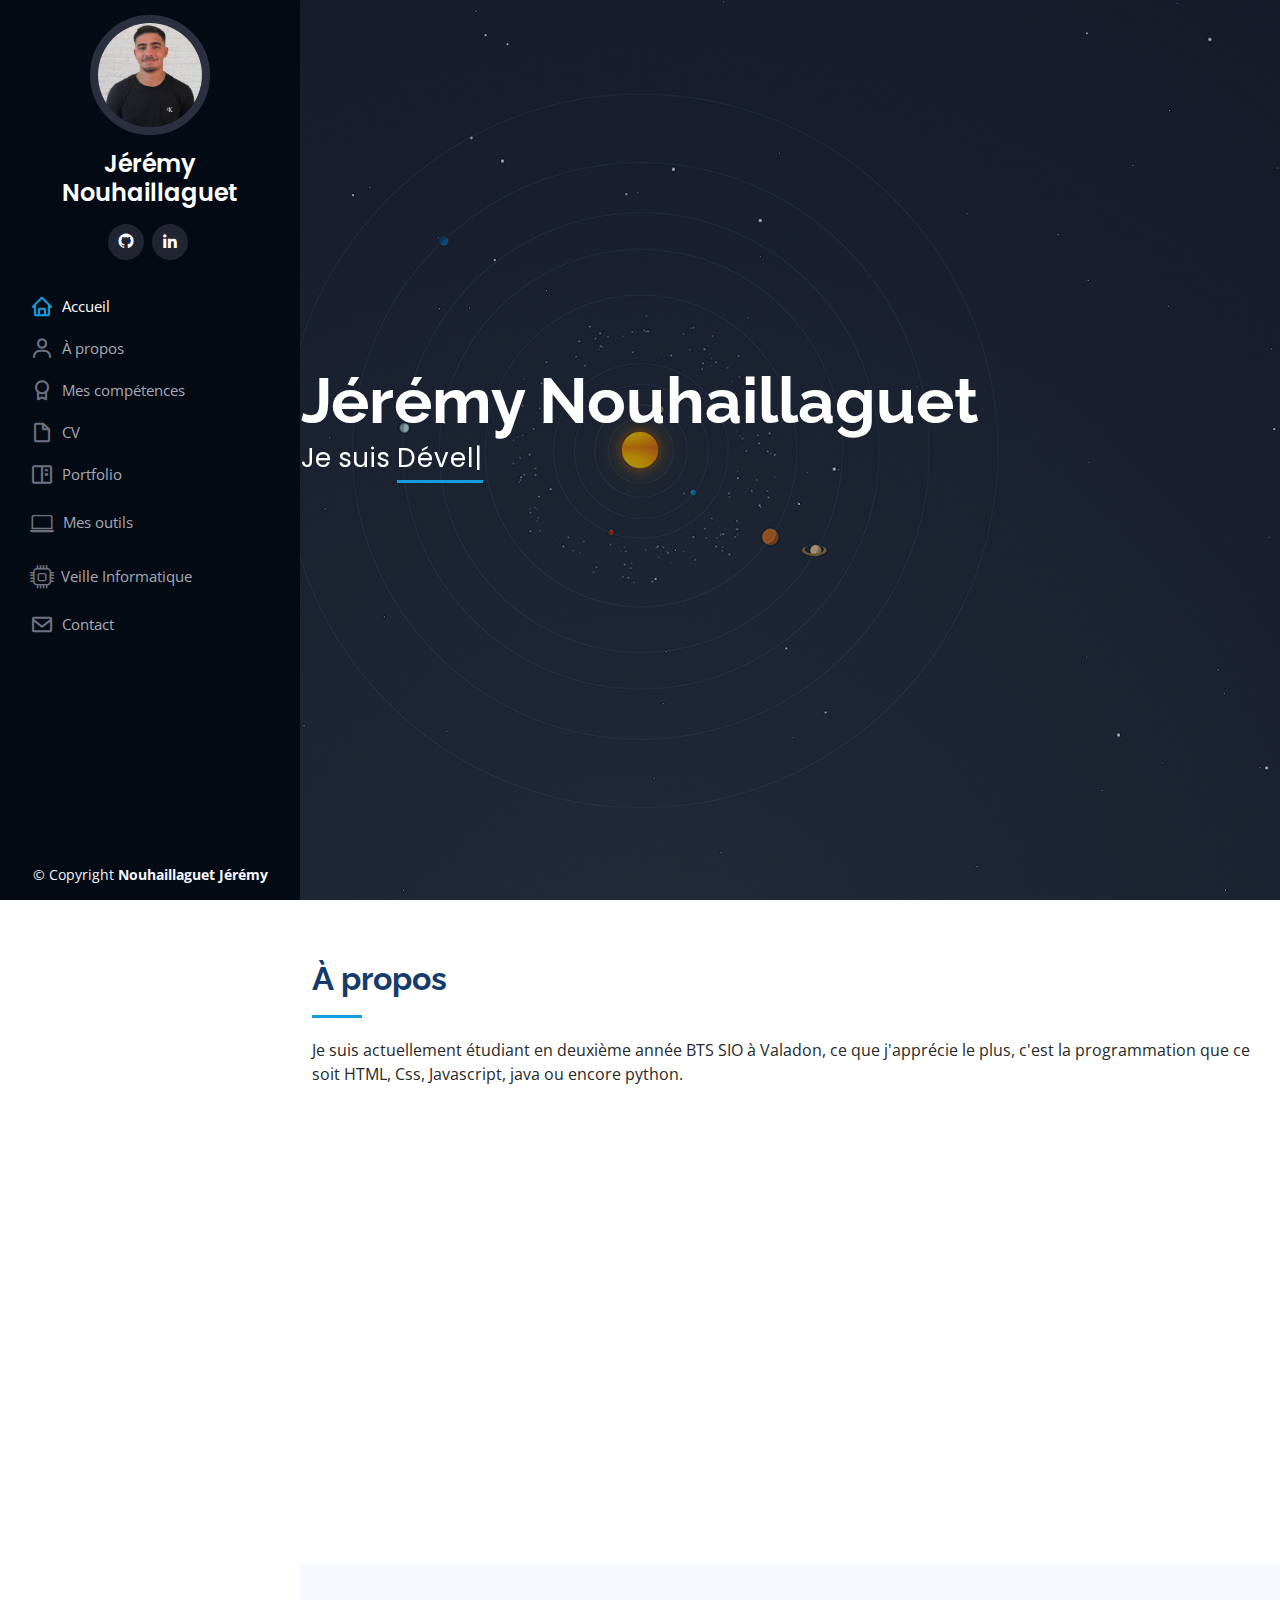
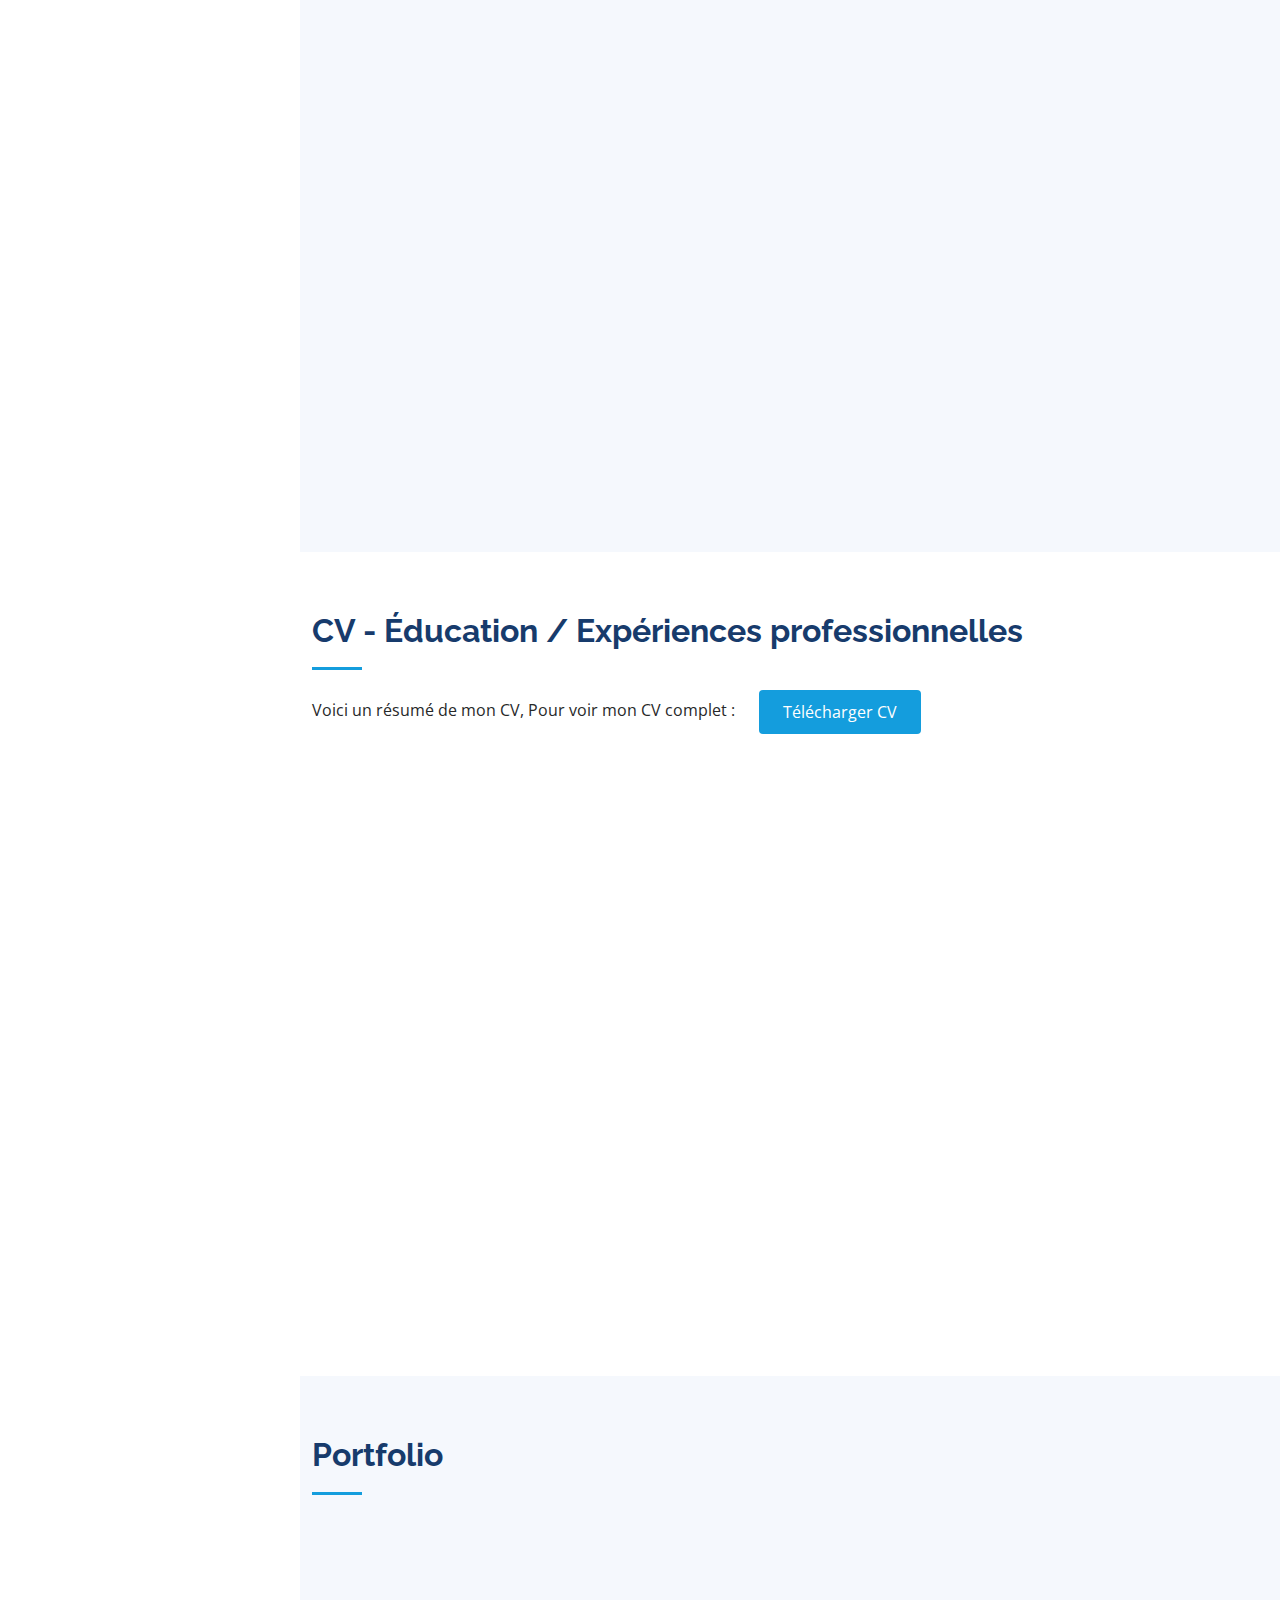
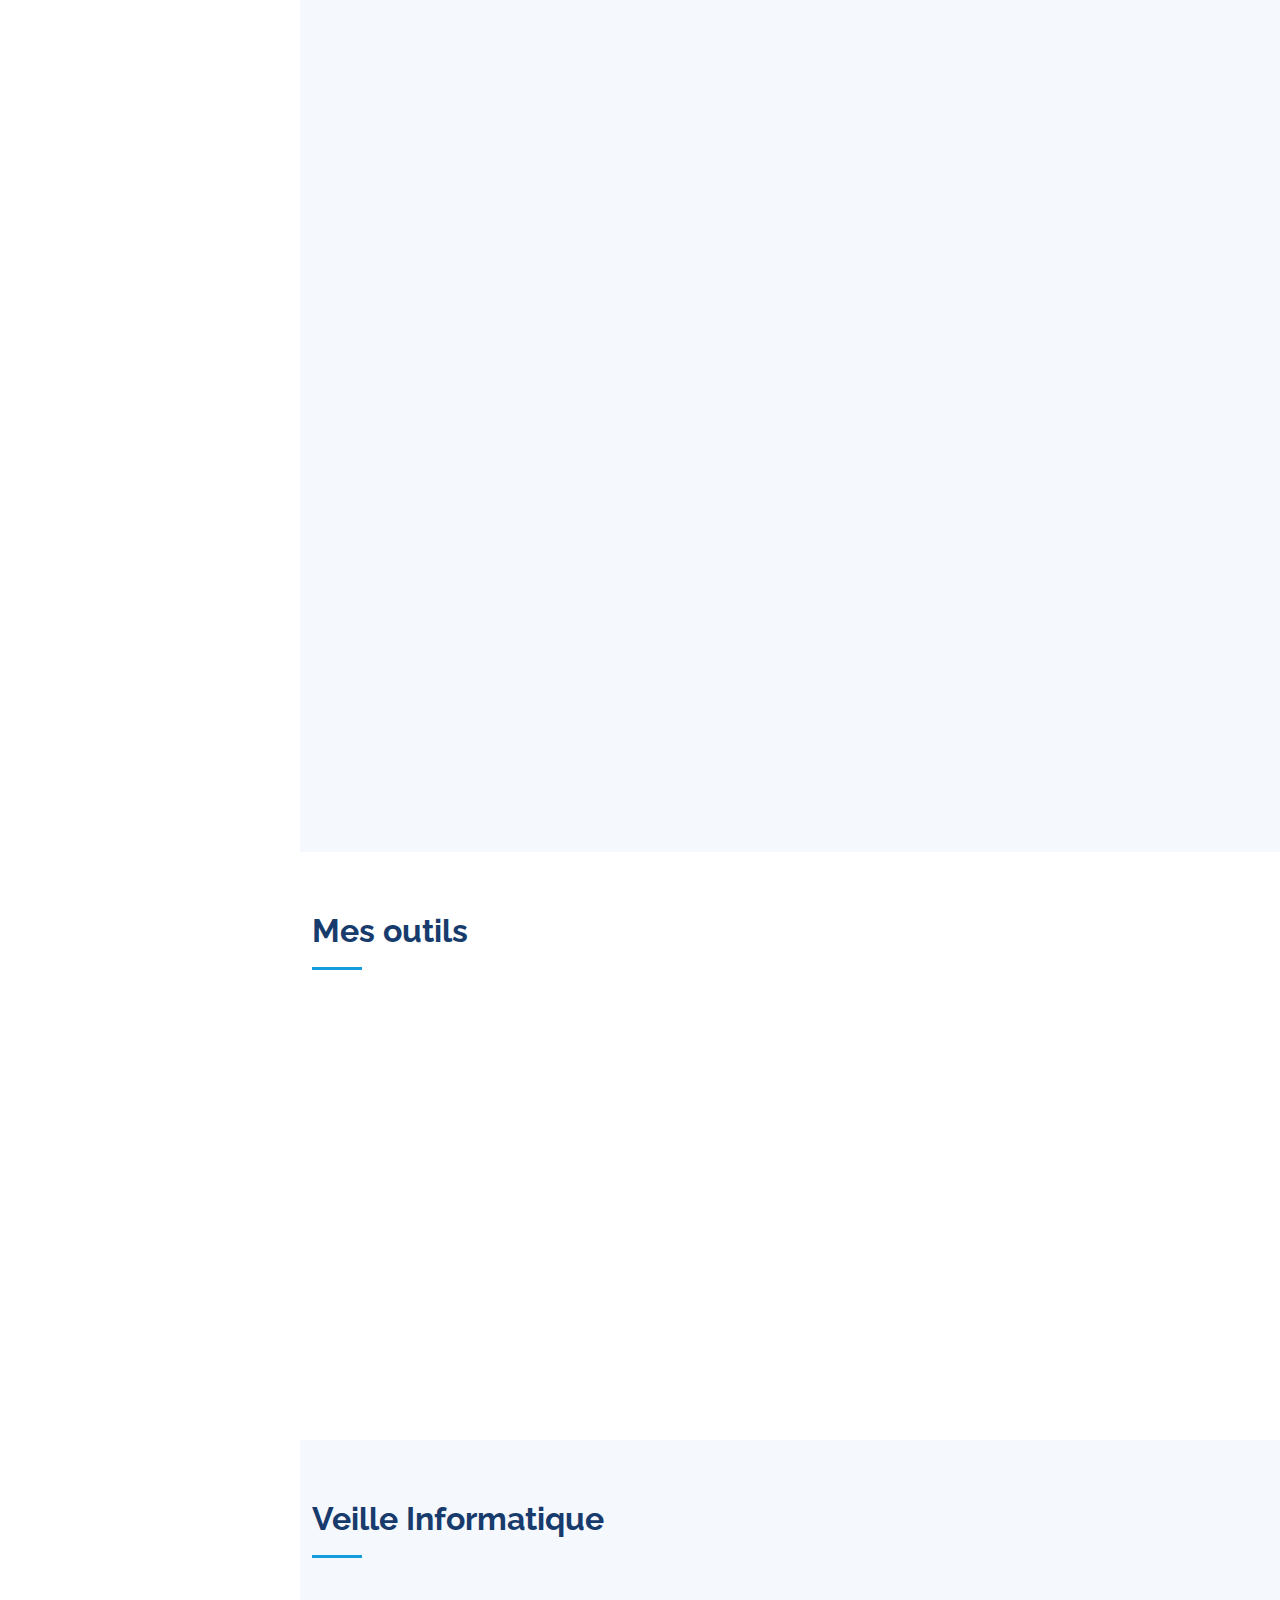
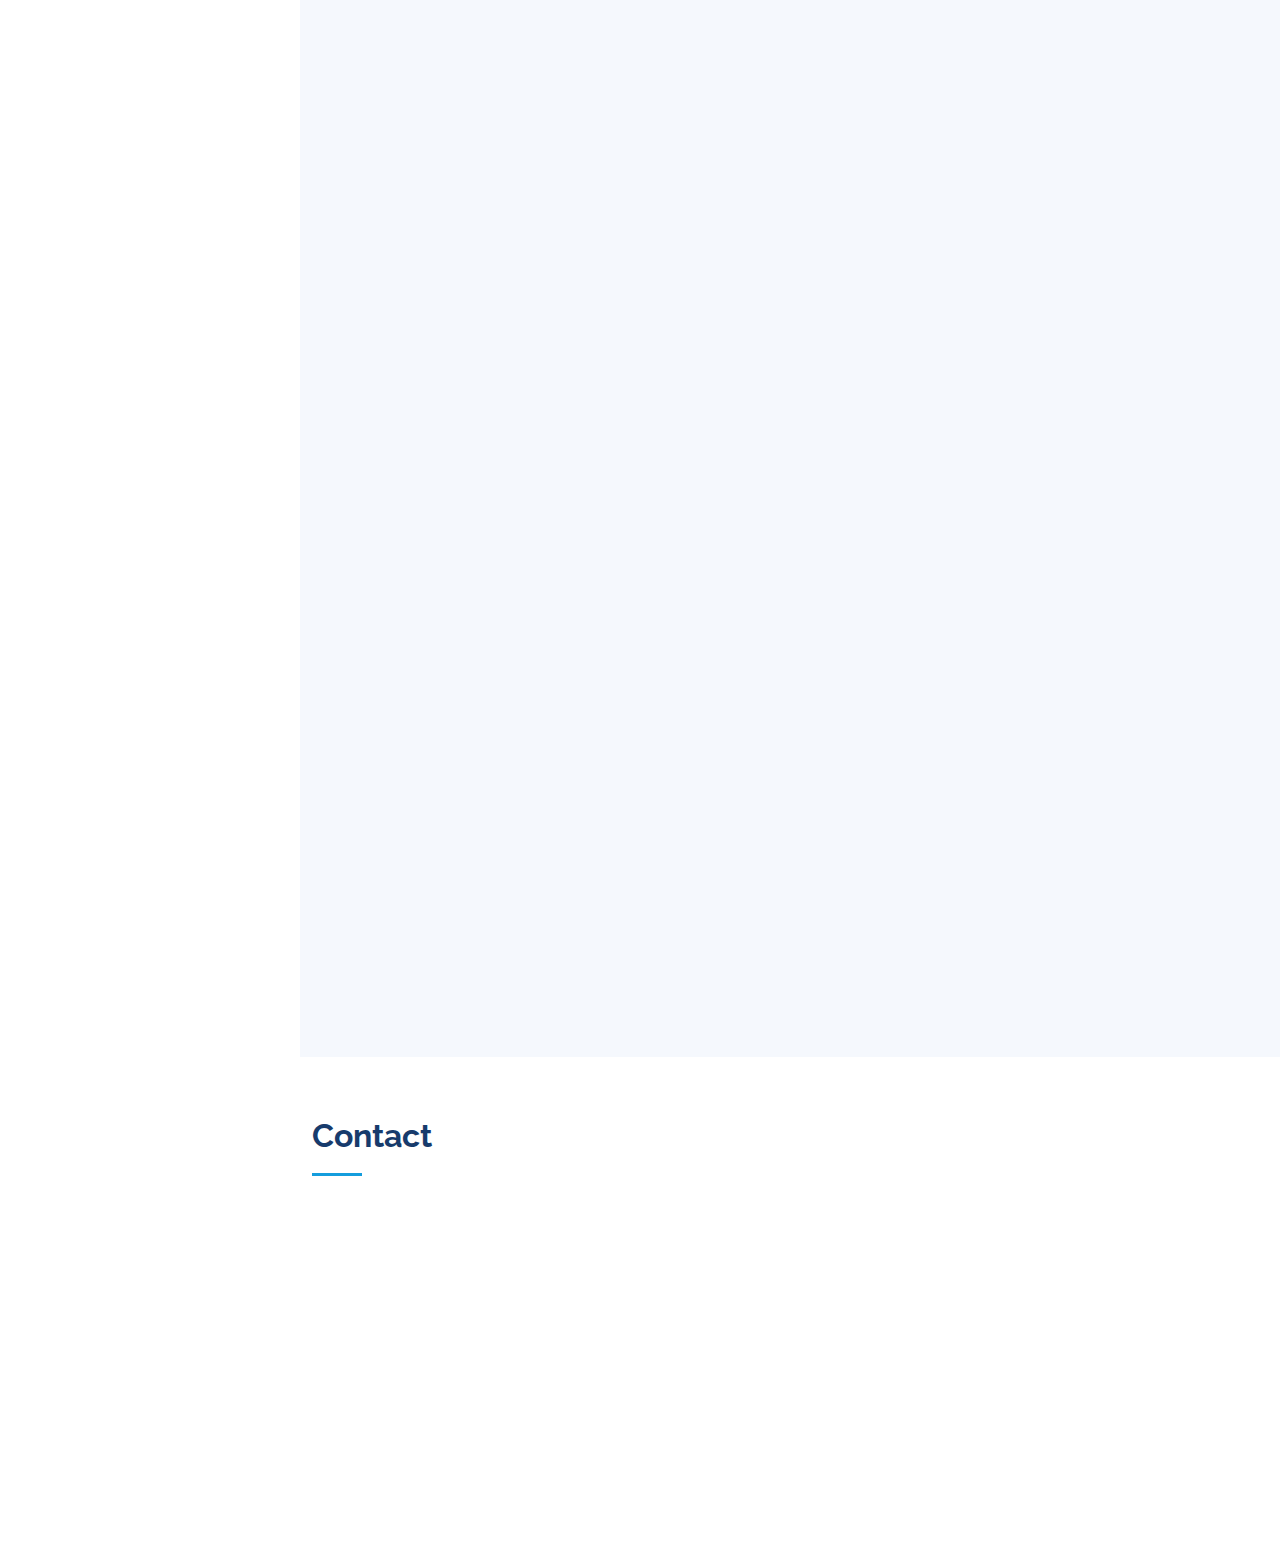
<file: index.html>
<!DOCTYPE html>
<html lang="fr">

<head>
  <meta charset="utf-8">
  <meta content="width=device-width, initial-scale=1.0" name="viewport">

  <title>Nouhaillaguet Jérémy</title>
  <meta content="" name="description">
  <meta content="" name="keywords">

  <!-- Favicons -->
  <link href="assets/img/favicon.png" rel="icon">

  <!-- Google Fonts -->
  <link href="https://fonts.googleapis.com/css?family=Open+Sans:300,300i,400,400i,600,600i,700,700i|Raleway:300,300i,400,400i,500,500i,600,600i,700,700i|Poppins:300,300i,400,400i,500,500i,600,600i,700,700i" rel="stylesheet">

  <!-- CSS -->
  <link href="assets/vendor/aos/aos.css" rel="stylesheet">
  <link href="assets/vendor/bootstrap/css/bootstrap.min.css" rel="stylesheet">
  <link href="assets/vendor/bootstrap-icons/bootstrap-icons.css" rel="stylesheet">
  <link href="assets/vendor/boxicons/css/boxicons.min.css" rel="stylesheet">
  <link href="assets/vendor/glightbox/css/glightbox.min.css" rel="stylesheet">
  <link href="assets/vendor/swiper/swiper-bundle.min.css" rel="stylesheet">
  <link href="assets/css/style.css" rel="stylesheet">

</head>

<body>

  <!-- ======= Bouton navigation mobile ======= -->
  <i class="bi bi-list mobile-nav-toggle d-xl-none"></i>

  <!-- ======= Header ======= -->
  <header id="header">
    <div class="d-flex flex-column">

      <div class="profile">
        <img src="assets/img/profile-img.jpg" alt="" class="img-fluid rounded-circle">
        <h1 class="text-light"><a href="index.html"><center>Jérémy</center> Nouhaillaguet</a></h1>
        <div class="social-links mt-3 text-center">
          <a href="https://github.com/JeremyNght" class="github" target="_blank"><i class="bx bxl-github"></i></a>
          <a href="https://www.linkedin.com/in/jérémy-nouhaillaguet/" class="linkedin" target="_blank"><i class="bx bxl-linkedin"></i></a>
        </div>
      </div>

      <nav id="navbar" class="nav-menu navbar">
        <ul>
          <li><a href="#hero" class="nav-link scrollto active"><i class="bx bx-home"></i> <span>Accueil</span></a></li>
          <li><a href="#about" class="nav-link scrollto"><i class="bx bx-user"></i> <span>À propos</span></a></li>
          <li><a href="#skills" class="nav-link scrollto"><i class="bx bx-award"></i> <span>Mes compétences</span></a></li>
          <li><a href="#resume" class="nav-link scrollto"><i class="bx bx-file-blank"></i> <span>CV</span></a></li>
          <li><a href="#portfolio" class="nav-link scrollto"><i class="bx bx-book-content"></i> <span>Portfolio</span></a></li>
          <li><a href="#logiciel" class="nav-link scrollto"><i class="bi bi-laptop"></i> <span>Mes outils</span></a></li>
          <li><a href="#veille" class="nav-link scrollto"><i class="bi bi-cpu"></i> <span>Veille Informatique</span></a></li>
          <li><a href="#contact" class="nav-link scrollto"><i class="bx bx-envelope"></i> <span>Contact</span></a></li>
        </ul>
      </nav>

    </div>
  </header>
  <!-- End Header -->

  <!-- ======= Hero Section ======= -->
  <section id="hero" class="d-flex flex-column justify-content-center align-items-center">
    <div class="hero-container" data-aos="fade-in">
      <h1>Jérémy Nouhaillaguet</h1>
      <p>Je suis <span class="typed" data-typed-items="Développeur Front-End, Développeur Back-End, Designer, Freelancer"></span></p>
    </div>
  </section>
  <!-- End Hero -->

  <main id="main">

    <!-- ======= About ======= -->
    <section id="about" class="about">
      <div class="container">

        <div class="section-title">
          <h2>À propos</h2>
          <p>Je suis actuellement étudiant en deuxième année BTS SIO à Valadon, ce que j'apprécie le plus, c'est la programmation que ce soit HTML, Css, Javascript, java ou encore python.</p>
        </div>

        <div class="row">
          <div class="col-lg-4" data-aos="fade-right">
            <img src="assets/img/profile-img.jpg" class="img-fluid" alt="">
          </div>
          <div class="col-lg-8 pt-4 pt-lg-0 content" data-aos="fade-left">
            <br><br><br>
            <h3>Développeur web.</h3>
            <div class="row">
              <div class="col-lg-6">
                <ul>
                  <li><i class="bi bi-chevron-right"></i> <strong>Anniversaire:</strong> <span>13 Juin 2002</span></li>
                  <li><i class="bi bi-chevron-right"></i> <strong>Téléphone:</strong> <span><a href="tel:06 95 72 48 21">06 95 72 48 21</a></span></li>
                  <li><i class="bi bi-chevron-right"></i> <strong>Ville:</strong> <span>Limoges, France</span></li>
                </ul>
              </div>
              <div class="col-lg-6">
                <ul>
                  <li><i class="bi bi-chevron-right"></i> <strong>Âge:</strong> <span>19</span></li>
                  <li><i class="bi bi-chevron-right"></i> <strong>Diplôme:</strong> <span>Bac STI2D Option SIN</span></li>
                  <li><i class="bi bi-chevron-right"></i> <strong>Email:</strong> <span><a href="mailto: jeremynght@icloud.com">jeremynght@icloud.com</a></span></li>
                </ul>
              </div>
            </div>
            <p>
              Je me suis tourné vers l’informatique depuis mon plus jeune âge. Cette passion est née lorsque
              je regardais mon père réparer et réinstaller des ordinateurs pour son travail. C’est à ce moment-là que
              je me suis intéressé à l’informatique mais je ne voulais pas juste installer des logiciels déjà créés
              je voulais moi-même les créer.
              Ce site est une vitrine me présentant en défilant vous saurez tout sur mon parcours professionnel.
            </p>
          </div>
        </div>

      </div>
    </section>
    <!-- Fin About -->

    <!-- ======= Compétences ======= -->
    <section id="skills" class="section-bg">
      <div class="container" data-aos="fade-up" data-aos-delay="100">

        <div class="section-title">
          <h2>Compétences</h2>
        </div>

        <div class="row skills-content">

          <div class="card-list">

            <div class="card 1">
              <div class="card_image"> <img src="assets/img/Logiciel/JAVA.png" /> </div>
              <div class="card_title title-black">
                <p>JAVA</p>
              </div>
            </div>

            <div class="card 2">
              <div class="card_image">
                <img src="assets/img/Logiciel/Html.png" />
              </div>
              <div class="card_title title-black">
                <p>HTML</p>
              </div>
            </div>

            <div class="card 3">
              <div class="card_image">
                <img src="assets/img/Logiciel/Css.png" />
              </div>
              <div class="card_title title-black">
                <p>CSS</p>
              </div>
            </div>

            <div class="card 4">
              <div class="card_image">
                <img src="assets/img/Logiciel/JS.png" />
              </div>
              <div class="card_title title-black">
                <p>JavaScript</p>
              </div>
            </div>

            <div class="card 5">
              <div class="card_image">
                <img src="assets/img/Logiciel/PHP.png" />
              </div>
              <div class="card_title title-black">
                <p>PHP</p>
              </div>
            </div>

            <div class="card 6">
              <div class="card_image">
                <img src="assets/img/Logiciel/MySql.png" />
              </div>
              <div class="card_title title-black">
                <p>MySQL</p>
              </div>
            </div>

            <div class="card 7">
              <div class="card_image">
                <img src="assets/img/Logiciel/Linux.png" />
              </div>
              <div class="card_title title-black">
                <p>Linux</p>
              </div>
            </div>

            <div class="card 7">
              <div class="card_image">
                <img src="assets/img/Logiciel/Phtoshop.png" />
              </div>
              <div class="card_title title-black">
                <p>Photoshop</p>
              </div>
            </div>


          </div>

        </div>

      </div>
    </section>
    <!-- Fin Compétences -->

    <!-- ======= CV ======= -->
    <section id="resume" class="resume">
      <div class="container">

        <div class="section-title">
          <h2>CV - Éducation / Expériences professionnelles </h2>
          <p>Voici un résumé de mon CV, Pour voir mon CV complet : &ensp; &ensp;<a href="assets/download/CV_Nouhaillaguet_Jérémy.pdf" class ="btn" target="_blank"> Télécharger CV</a> </p>
        </div>

        <div class="row">
          <div class="col-lg-6" data-aos="fade-up">
            <h3 class="resume-title">Éducation</h3>
            <div class="resume-item">
              <h4>Étudiant en BTS SIO</h4>
              <h5>2020 - Aujourd'hui</h5>
              <p><em>Lycée Suzanne Valadon - Limoges, France</em></p>
            </div>
            <div class="resume-item">
              <h4>Baccalauréat STI2D option SIN</h4>
              <h5>2019 - 2020</h5>
              <p><em>Lycée Turgot - Limoges, France</em></p>
            </div>
            <div class="resume-item">
              <h4>Permis B</h4>
              <h5>2018 - 2020</h5>
              <p><em>Couzeix, France</em></p>
            </div>
            <div class="resume-item">
              <h4>Brevet des Collèges</h4>
              <h5>2013 - 2017</h5>
              <p><em>Collège Maurice Genevoix - Couzeix, France</em></p>
            </div>
          </div>
          <div class="col-lg-6" data-aos="fade-up" data-aos-delay="100">
            <h3 class="resume-title">Expériences professionnelles </h3>
            <div class="resume-item">
              <h4>Stage développeur web - 2ème année</h4>
              <h5>Janvier - Février 2022</h5>
              <p><em>Enedis - Limoges, France</em></p>
            </div>
            <div class="resume-item">
              <h4>Freelancer - 5euros.com</h4>
              <h5>Juillet - Août 2021</h5>
              <p><em>Limoges, France</em></p>
            </div>
            <div class="resume-item">
              <h4>Stage développeur web - 1ère année</h4>
              <h5>Mai - Juin 2021</h5>
              <p><em>Enedis - Limoges, France</em></p>
            </div>
            <div class="resume-item">
              <h4>Stage technicien réseaux et télécoms</h4>
              <h5>Janvier - Février 2017</h5>
              <p><em>Enedis - Limoges, France</em></p>
            </div>
          </div>
        </div>

      </div>
    </section>
    <!-- Fin CV -->

    <!-- ======= Portfolio ======= -->

    <section id="portfolio" class="portfolio section-bg">
      <div class="container">

        <div class="section-title">
          <h2>Portfolio</h2>
        </div>

        <div class="row" data-aos="fade-up">
          <div class="col-lg-12 d-flex justify-content-center">
            <ul id="portfolio-flters">
              <li data-filter="*" class="filter-active">Tout</li>
              <li data-filter=".filter-one">2ème semestre</li>
              <li data-filter=".filter-two">3ème semestre</li>
              <li data-filter=".filter-other">Autres</li>
            </ul>
          </div>
        </div>

        <div class="row portfolio-container" data-aos="fade-up" data-aos-delay="100">

          <div class="col-lg-4 col-md-6 portfolio-item filter-two">
            <div class="portfolio-wrap">
              <img src="assets/img/portfolio/Stage.png" class="img-fluid" alt="">
              <div class="portfolio-links">
                <a href="portfolio-Stage.html" title="More Details"><i class="bx bx-link"></i></a>
              </div>
            </div>
          </div>

          <div class="col-lg-4 col-md-6 portfolio-item filter-two">
            <div class="portfolio-wrap">
              <img src="assets/img/portfolio/Ap-4.1.png" class="img-fluid" alt="">
              <div class="portfolio-links">
                <a href="portfolio-AP-4-1.html" title="More Details"><i class="bx bx-link"></i></a>
              </div>
            </div>
          </div>

          <div class="col-lg-4 col-md-6 portfolio-item filter-two">
            <div class="portfolio-wrap">
              <img src="assets/img/portfolio/Ap-3.2.png" class="img-fluid" alt="">
              <div class="portfolio-links">
                <a href="portfolio-AP-3-2.html" title="More Details"><i class="bx bx-link"></i></a>
              </div>
            </div>
          </div>

          <div class="col-lg-4 col-md-6 portfolio-item filter-two">
            <div class="portfolio-wrap">
              <img src="assets/img/portfolio/Projet-Android.png" class="img-fluid" alt="">
              <div class="portfolio-links">
                <a href="portfolio-Android.html" title="More Details"><i class="bx bx-link"></i></a>
              </div>
            </div>
          </div>

          <div class="col-lg-4 col-md-6 portfolio-item filter-two">
            <div class="portfolio-wrap">
              <img src="assets/img/portfolio/Ap-3.1.png" class="img-fluid" alt="">
              <div class="portfolio-links">
                <a href="portfolio-AP-3-1.html" title="More Details"><i class="bx bx-link"></i></a>
              </div>
            </div>
          </div>

          <div class="col-lg-4 col-md-6 portfolio-item filter-other">
            <div class="portfolio-wrap">
              <img src="assets/img/portfolio/Freelance.png" class="img-fluid" alt="">
              <div class="portfolio-links">
                <a href="Freelance.html" title="More Details"><i class="bx bx-link"></i></a>
              </div>
            </div>
          </div>

          <div class="col-lg-4 col-md-6 portfolio-item filter-one">
            <div class="portfolio-wrap">
              <img src="assets/img/portfolio/Ap-2.3.png" class="img-fluid" alt="">
              <div class="portfolio-links">
                <a href="portfolio-AP-2-3.html" title="More Details"><i class="bx bx-link"></i></a>
              </div>
            </div>
          </div>

          <div class="col-lg-4 col-md-6 portfolio-item filter-one">
            <div class="portfolio-wrap">
              <img src="assets/img/portfolio/Ap-2.2.png" class="img-fluid" alt="">
              <div class="portfolio-links">
                <a href="portfolio-AP-2-2.html" title="More Details"><i class="bx bx-link"></i></a>
              </div>
            </div>
          </div>

          <div class="col-lg-4 col-md-6 portfolio-item filter-one">
            <div class="portfolio-wrap">
              <img src="assets/img/portfolio/Ap-2.1.png" class="img-fluid" alt="">
              <div class="portfolio-links">
                <a href="portfolio-AP-2-1.html" title="More Details"><i class="bx bx-link"></i></a>
              </div>
            </div>
          </div>

        </div>

      </div>
    </section>

    <!-- Fin Portfolio -->

    <!-- ======= Mes outils  ======= -->
     <section id="logiciel" class="logiciel">
      <div class="container">

        <div class="section-title">
          <h2>Mes outils</h2>
        </div>

        <div class="row portfolio-container" data-aos="fade-up" data-aos-delay="100">
          <div class="card-list">

            <div class="card 1">
              <div class="card_image"> <img src="assets/img/Logiciel/PS.png" /> </div>
              <div class="card_title title-black">
                <p>PhpStorm</p>
              </div>
            </div>

            <div class="card 2">
              <div class="card_image">
                <img src="assets/img/Logiciel/Git.png" />
              </div>
              <div class="card_title title-black">
                <p>Git</p>
              </div>
            </div>

            <div class="card 3">
              <div class="card_image">
                <img src="assets/img/Logiciel/Wamp.png" />
              </div>
              <div class="card_title title-black">
                <p>Wamp</p>
              </div>
            </div>

            <div class="card 4">
              <div class="card_image">
                <img src="assets/img/Logiciel/VS.png" />
              </div>
              <div class="card_title title-black">
                <p>Visual Studio</p>
              </div>
            </div>

            <div class="card 5">
              <div class="card_image">
                <img src="assets/img/Logiciel/Phtoshop.png" />
              </div>
              <div class="card_title title-black">
                <p>Photoshop</p>
              </div>
            </div>

            <div class="card 6">
              <div class="card_image">
                <img src="assets/img/Logiciel/IntelliJ.png" />
              </div>
              <div class="card_title title-black">
                <p>InteliJ</p>
              </div>
            </div>

            <div class="card 7">
              <div class="card_image">
                <img src="assets/img/Logiciel/Figma.png" />
              </div>
              <div class="card_title title-black">
                <p>Figma</p>
              </div>
            </div>

            <div class="card 8">
              <div class="card_image">
                <img src="assets/img/Logiciel/Android-Studio.png" />
              </div>
              <div class="card_title title-black">
                <p>Android Studio</p>
              </div>
            </div>

          </div>
        </div>
      </div>
     </section>
    <!-- Fin Mes outils  -->

    <!-- ======= Veille Informatique ======= -->
    <section id="veille" class="veille section-bg">
      <div class="container">

        <div class="section-title">
          <h2>Veille Informatique</h2>
        </div>

        <center>
        <div class="row veille-container" data-aos="fade-up" data-aos-delay="100">
          <ul class="cardss">
            <li>
              <a href="https://frenchspin.fr/category/le-rdv-tech/" target="_blank" class="cards">
                <img src="assets/img/Veille/rdv-tech.png" class="cards__image" alt="" />
                <div class="cards__overlay">
                  <div class="cards__header">
                    <svg class="cards__arc" xmlns="http://www.w3.org/2000/svg"><path /></svg>
                    <h2 class="cards__title">RDV Tech</h2>
                  </div>
                  <p class="cards__description">Podcast permetant de s'informer rapidement sur de nombreux sujets technologiques. Animé par Patrick Beja</p>
                </div>
              </a>
            </li>
            <li>
              <a href="https://frenchspin.fr/category/le-rdv-jeux/" target="_blank" class="cards">
                <img src="assets/img/Veille/rdv-jeux.png" class="cards__image" alt="" />
                <div class="cards__overlay">
                  <div class="cards__header">
                    <svg class="cards__arc" xmlns="http://www.w3.org/2000/svg"><path /></svg>
                    <h2 class="cards__title">RDV Jeux</h2>
                  </div>
                  <p class="cards__description">Ce podcast me permet de me tenir informé des évolutions du domaine du jeux vidéo. Animé par Patrick Beja</p>
                </div>
              </a>
            </li>
            <li>
              <a href="https://stackoverflow.com/" target="_blank" class="cards">
                <img src="assets/img/Veille/stackoverflow.png" class="cards__image" alt="" />
                <div class="cards__overlay">
                  <div class="cards__header">
                    <svg class="cards__arc" xmlns="http://www.w3.org/2000/svg"><path /></svg>
                    <h2 class="cards__title">Stackoverflow</h2>
                  </div>
                  <p class="cards__description">Le forum de Stackoverflow permet de se tenir informé des dernières astuces afin
                    de développer plus facilement.</p>
                </div>
              </a>
            </li>
          </ul>
        </div>
        </center>
      </div>
    </section>
    <!-- Fin Veille Informatique  -->

    <!-- ======= Contact ======= -->
    <section id="contact" class="contact">
      <div class="container">

        <div class="section-title">
          <h2>Contact</h2>
        </div>

        <div class="row portfolio-container" data-aos="fade-up" data-aos-delay="100">

        <br/><br/>
        <center><h4>Si vous portez un interêt à mon portfolio, n'hésitez pas à me contacter : </h4>
        <br/><br/>
        <a href="tel:0695724821" class="fs-3"><i class="bx bx-phone-call"></i>&ensp;06 95 72 48 21</a>
          &ensp;<br><br>
        <a href="mailto:jeremynght@icloud.com" class="fs-3" ><i class="bx bx-envelope"></i>&ensp;jeremynght@icloud.com</a>
        </center>
      </div>
      </div>
    </section>
    <!-- Fin Contact -->

  </main>
  <!-- Fin main -->

  <!-- ======= Footer ======= -->
  <footer id="footer">
    <div class="container">
      <div class="copyright">
        &copy; Copyright <strong><span>Nouhaillaguet Jérémy</span></strong>
      </div>
    </div>
  </footer>
  <!-- Fin  Footer -->

  <a href="#" class="back-to-top d-flex align-items-center justify-content-center"><i class="bi bi-arrow-up-short"></i></a>

  <!-- JS -->
  <script src="assets/vendor/aos/aos.js"></script>
  <script src="assets/vendor/bootstrap/js/bootstrap.bundle.min.js"></script>
  <script src="assets/vendor/glightbox/js/glightbox.min.js"></script>
  <script src="assets/vendor/isotope-layout/isotope.pkgd.min.js"></script>
  <script src="assets/vendor/php-email-form/validate.js"></script>
  <script src="assets/vendor/purecounter/purecounter.js"></script>
  <script src="assets/vendor/swiper/swiper-bundle.min.js"></script>
  <script src="assets/vendor/typed.js/typed.min.js"></script>
  <script src="assets/vendor/waypoints/noframework.waypoints.js"></script>
  <script src="assets/js/main.js"></script>

</body>

</html>
</file>
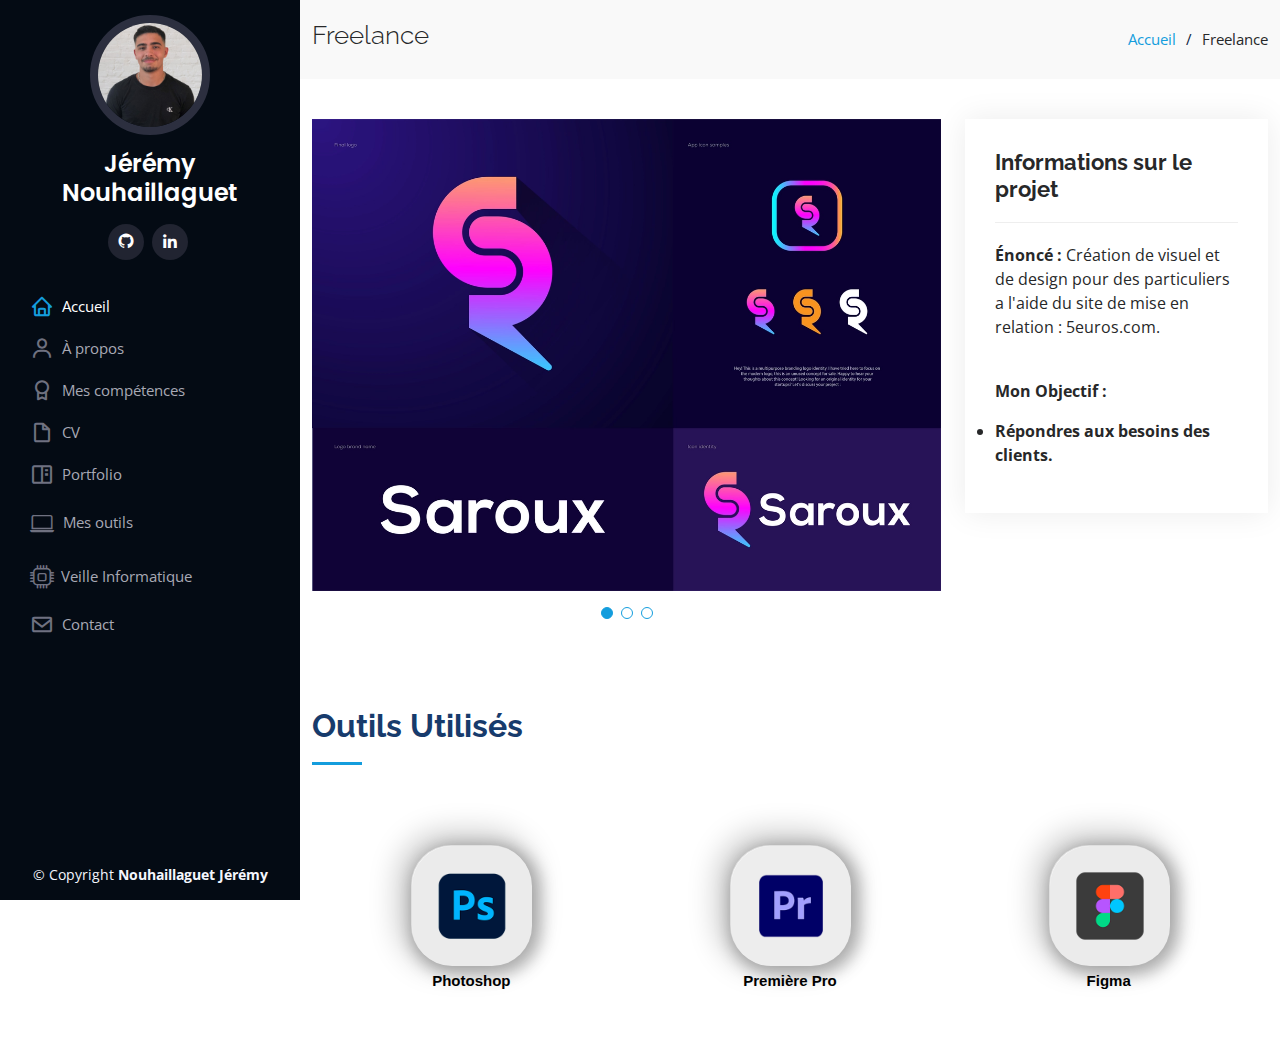
<file: Freelance.html>
<!DOCTYPE html>
<html lang="fr">

<head>
  <meta charset="utf-8">
  <meta content="width=device-width, initial-scale=1.0" name="viewport">

  <title>Nouhaillaguet Jérémy</title>
  <meta content="" name="description">
  <meta content="" name="keywords">

  <!-- Favicons -->
  <link href="assets/img/favicon.png" rel="icon">

  <!-- Google Fonts -->
  <link href="https://fonts.googleapis.com/css?family=Open+Sans:300,300i,400,400i,600,600i,700,700i|Raleway:300,300i,400,400i,500,500i,600,600i,700,700i|Poppins:300,300i,400,400i,500,500i,600,600i,700,700i" rel="stylesheet">

  <!-- CSS -->
  <link href="assets/vendor/aos/aos.css" rel="stylesheet">
  <link href="assets/vendor/bootstrap/css/bootstrap.min.css" rel="stylesheet">
  <link href="assets/vendor/bootstrap-icons/bootstrap-icons.css" rel="stylesheet">
  <link href="assets/vendor/boxicons/css/boxicons.min.css" rel="stylesheet">
  <link href="assets/vendor/glightbox/css/glightbox.min.css" rel="stylesheet">
  <link href="assets/vendor/swiper/swiper-bundle.min.css" rel="stylesheet">
  <link href="assets/css/style.css" rel="stylesheet">

</head>

<body>

  <!-- ======= Bouton navigation mobile ======= -->
  <i class="bi bi-list mobile-nav-toggle d-xl-none"></i>

  <!-- ======= Header ======= -->
  <header id="header">
    <div class="d-flex flex-column">

      <div class="profile">
        <img src="assets/img/profile-img.jpg" alt="" class="img-fluid rounded-circle">
        <h1 class="text-light"><a href="index.html"><center>Jérémy</center> Nouhaillaguet</a></h1>
        <div class="social-links mt-3 text-center">
          <a href="https://github.com/JeremyNght" class="github" target="_blank"><i class="bx bxl-github"></i></a>
          <a href="https://www.linkedin.com/in/jérémy-nouhaillaguet/" class="linkedin" target="_blank"><i class="bx bxl-linkedin"></i></a>
        </div>
      </div>

      <nav id="navbar" class="nav-menu navbar">
        <ul>
          <li><a href="index.html#hero" class="nav-link scrollto active"><i class="bx bx-home"></i> <span>Accueil</span></a></li>
          <li><a href="index.html#about" class="nav-link scrollto"><i class="bx bx-user"></i> <span>À propos</span></a></li>
          <li><a href="index.html#skills" class="nav-link scrollto"><i class="bx bx-award"></i> <span>Mes compétences</span></a></li>
          <li><a href="index.html#resume" class="nav-link scrollto"><i class="bx bx-file-blank"></i> <span>CV</span></a></li>
          <li><a href="index.html#portfolio" class="nav-link scrollto"><i class="bx bx-book-content"></i> <span>Portfolio</span></a></li>
          <li><a href="index.html#logiciel" class="nav-link scrollto"><i class="bi bi-laptop"></i> <span>Mes outils</span></a></li>
          <li><a href="index.html#veille" class="nav-link scrollto"><i class="bi bi-cpu"></i> <span>Veille Informatique</span></a></li>
          <li><a href="index.html#contact" class="nav-link scrollto"><i class="bx bx-envelope"></i> <span>Contact</span></a></li>
        </ul>
      </nav>

    </div>
  </header>
  <!-- End Header -->

  <main id="main">

    <!-- ======= Top ======= -->
    <section id="breadcrumbs" class="breadcrumbs">
      <div class="container">

        <div class="d-flex justify-content-between align-items-center">
          <h2>Freelance</h2>
          <ol>
            <li><a href="index.html#portfolio">Accueil</a></li>
            <li>Freelance</li>
          </ol>
        </div>

      </div>
    </section>
    <!-- End Top -->

    <!-- ======= Portfolio Details Section ======= -->
    <section id="portfolio-details" class="portfolio-details">
      <div class="container">

        <div class="row gy-4">

          <div class="col-lg-8">
            <div class="portfolio-details-slider swiper">
              <div class="swiper-wrapper align-items-center">

                <div class="swiper-slide">
                  <img src="assets/img/portfolio/Freelance/Try1.png" alt="">
                </div>

                <div class="swiper-slide">
                  <img src="assets/img/portfolio/Freelance/Try2.png" alt="">
                </div>

                <div class="swiper-slide">
                  <img src="assets/img/portfolio/Freelance/Try3.png" alt="">
                </div>

              </div>
              <div class="swiper-pagination"></div>
            </div>
          </div>

          <div class="col-lg-4">
            <div class="portfolio-info">
              <h3>Informations sur le projet</h3>
              <p><strong>Énoncé : </strong>Création de visuel et de design pour des particuliers a l'aide du site de mise en relation : 5euros.com.</p>
              <br>
              <p><strong>Mon Objectif : </strong>
              <li> <strong>Répondres aux besoins des clients.</strong></li></p>
            </div>
          </div>
        </div>

        <br><br><br>

        <div class="section-title">
          <h2>Outils Utilisés</h2>
        </div>

        <div class="card-list">

          <div class="card 1">
            <div class="card_image">
              <img src="assets/img/Logiciel/Phtoshop.png" />
            </div>
            <div class="card_title title-black">
              <p>Photoshop</p>
            </div>
          </div>

          <div class="card 2">
            <div class="card_image">
              <img src="assets/img/Logiciel/Premiere.png" />
            </div>
            <div class="card_title title-black">
              <p>Première Pro</p>
            </div>
          </div>

          <div class="card 3">
            <div class="card_image">
              <img src="assets/img/Logiciel/Figma.png" />
            </div>
            <div class="card_title title-black">
              <p>Figma</p>
            </div>
          </div>

      </div>
      </div>
    </section>
    <!-- End Section Détails du portefeuille -->

  </main>
  <!-- End main -->

  <!-- ======= Footer ======= -->
  <footer id="footer">
    <div class="container">
      <div class="copyright">
        &copy; Copyright <strong><span>Nouhaillaguet Jérémy</span></strong>
      </div>
    </div>
  </footer>
  <!-- End Footer -->

  <a href="#" class="back-to-top d-flex align-items-center justify-content-center"><i class="bi bi-arrow-up-short"></i></a>

  <!-- JS -->
  <script src="assets/vendor/purecounter/purecounter.js"></script>
  <script src="assets/vendor/aos/aos.js"></script>
  <script src="assets/vendor/bootstrap/js/bootstrap.bundle.min.js"></script>
  <script src="assets/vendor/glightbox/js/glightbox.min.js"></script>
  <script src="assets/vendor/isotope-layout/isotope.pkgd.min.js"></script>
  <script src="assets/vendor/swiper/swiper-bundle.min.js"></script>
  <script src="assets/vendor/typed.js/typed.min.js"></script>
  <script src="assets/vendor/waypoints/noframework.waypoints.js"></script>
  <script src="assets/vendor/php-email-form/validate.js"></script>
  <script src="assets/js/main.js"></script>

</body>

</html>
</file>
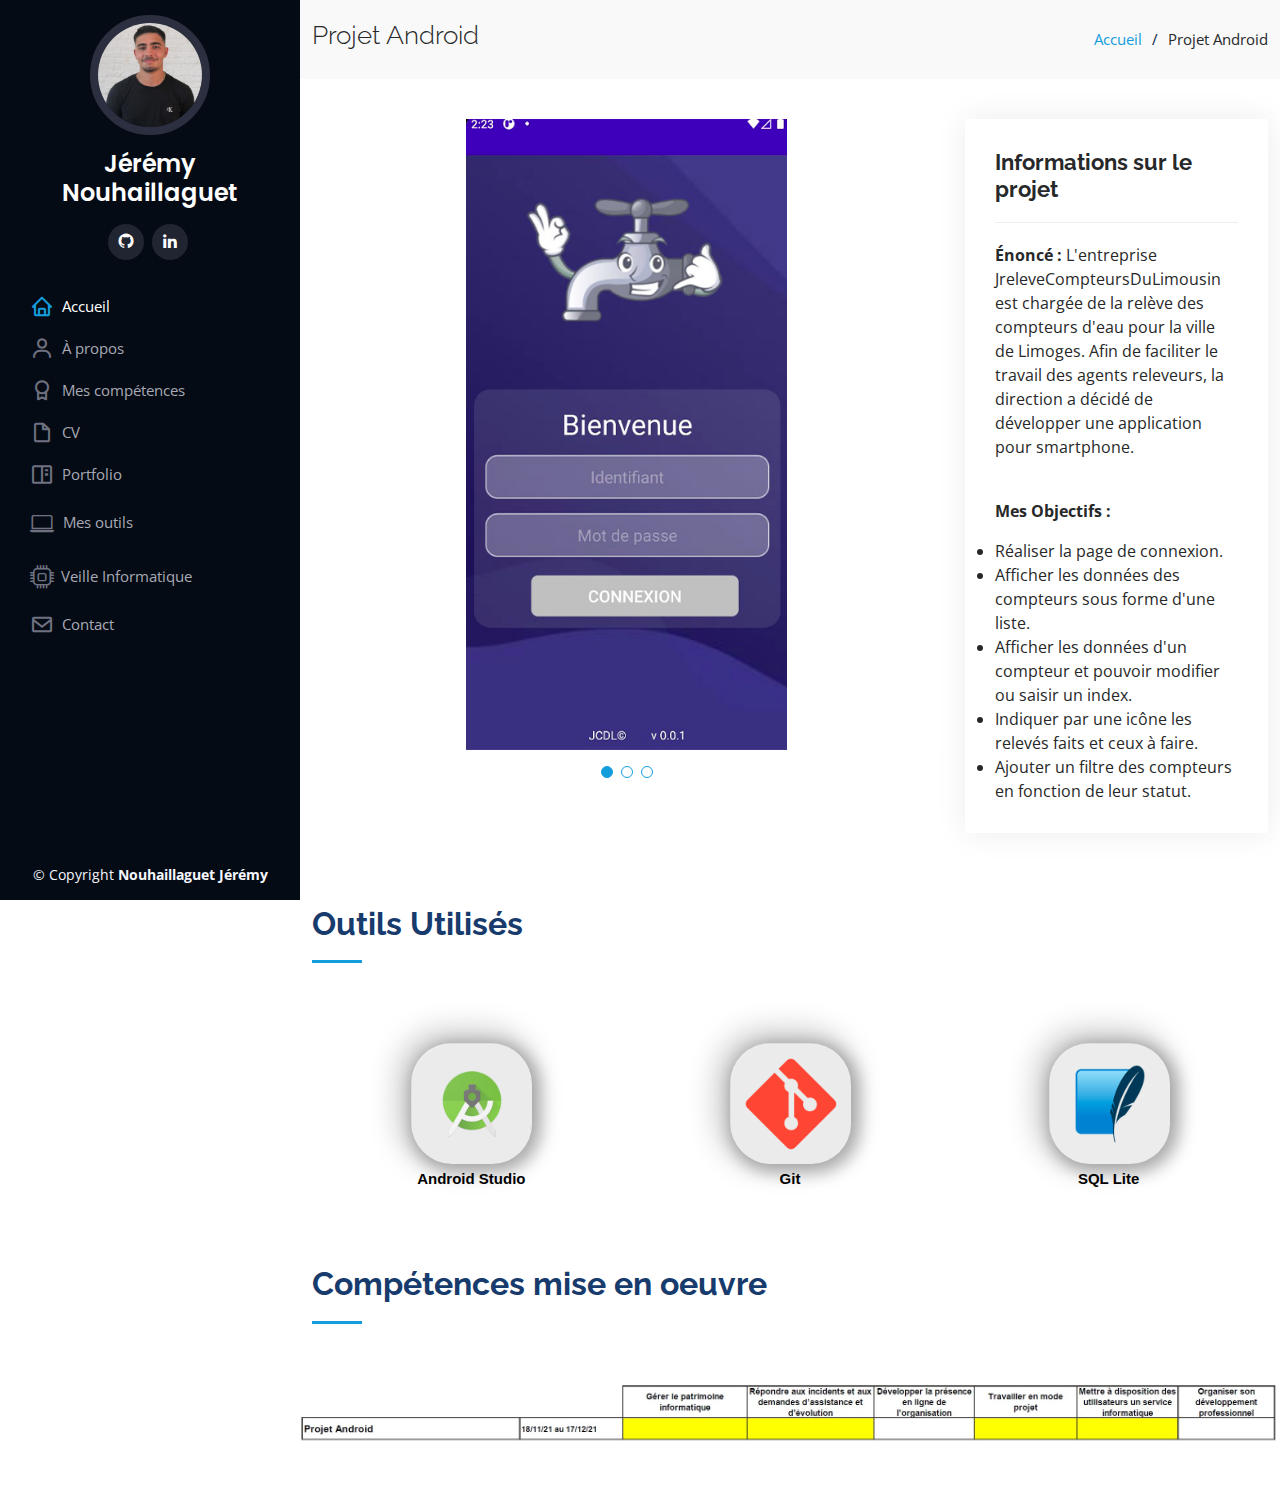
<file: portfolio-Android.html>
<!DOCTYPE html>
<html lang="fr">

<head>
  <meta charset="utf-8">
  <meta content="width=device-width, initial-scale=1.0" name="viewport">

  <title>Nouhaillaguet Jérémy</title>
  <meta content="" name="description">
  <meta content="" name="keywords">

  <!-- Favicons -->
  <link href="assets/img/favicon.png" rel="icon">

  <!-- Google Fonts -->
  <link href="https://fonts.googleapis.com/css?family=Open+Sans:300,300i,400,400i,600,600i,700,700i|Raleway:300,300i,400,400i,500,500i,600,600i,700,700i|Poppins:300,300i,400,400i,500,500i,600,600i,700,700i" rel="stylesheet">

  <!-- CSS -->
  <link href="assets/vendor/aos/aos.css" rel="stylesheet">
  <link href="assets/vendor/bootstrap/css/bootstrap.min.css" rel="stylesheet">
  <link href="assets/vendor/bootstrap-icons/bootstrap-icons.css" rel="stylesheet">
  <link href="assets/vendor/boxicons/css/boxicons.min.css" rel="stylesheet">
  <link href="assets/vendor/glightbox/css/glightbox.min.css" rel="stylesheet">
  <link href="assets/vendor/swiper/swiper-bundle.min.css" rel="stylesheet">
  <link href="assets/css/style.css" rel="stylesheet">

</head>

<body>

  <!-- ======= Bouton navigation mobile ======= -->
  <i class="bi bi-list mobile-nav-toggle d-xl-none"></i>

  <!-- ======= Header ======= -->
  <header id="header">
    <div class="d-flex flex-column">

      <div class="profile">
        <img src="assets/img/profile-img.jpg" alt="" class="img-fluid rounded-circle">
        <h1 class="text-light"><a href="index.html"><center>Jérémy</center> Nouhaillaguet</a></h1>
        <div class="social-links mt-3 text-center">
          <a href="https://github.com/JeremyNght" class="github" target="_blank"><i class="bx bxl-github"></i></a>
          <a href="https://www.linkedin.com/in/jérémy-nouhaillaguet/" class="linkedin" target="_blank"><i class="bx bxl-linkedin"></i></a>
        </div>
      </div>

      <nav id="navbar" class="nav-menu navbar">
        <ul>
          <li><a href="index.html#hero" class="nav-link scrollto active"><i class="bx bx-home"></i> <span>Accueil</span></a></li>
          <li><a href="index.html#about" class="nav-link scrollto"><i class="bx bx-user"></i> <span>À propos</span></a></li>
          <li><a href="index.html#skills" class="nav-link scrollto"><i class="bx bx-award"></i> <span>Mes compétences</span></a></li>
          <li><a href="index.html#resume" class="nav-link scrollto"><i class="bx bx-file-blank"></i> <span>CV</span></a></li>
          <li><a href="index.html#portfolio" class="nav-link scrollto"><i class="bx bx-book-content"></i> <span>Portfolio</span></a></li>
          <li><a href="index.html#logiciel" class="nav-link scrollto"><i class="bi bi-laptop"></i> <span>Mes outils</span></a></li>
          <li><a href="index.html#veille" class="nav-link scrollto"><i class="bi bi-cpu"></i> <span>Veille Informatique</span></a></li>
          <li><a href="index.html#contact" class="nav-link scrollto"><i class="bx bx-envelope"></i> <span>Contact</span></a></li>
        </ul>
      </nav>

    </div>
  </header>
  <!-- End Header -->

  <main id="main">

    <!-- ======= Top ======= -->
    <section id="breadcrumbs" class="breadcrumbs">
      <div class="container">

        <div class="d-flex justify-content-between align-items-center">
          <h2>Projet Android</h2>
          <ol>
            <li><a href="index.html#portfolio">Accueil</a></li>
            <li>Projet Android</li>
          </ol>
        </div>

      </div>
    </section>
    <!-- End Top -->

    <!-- ======= Portfolio Details Section ======= -->
    <section id="portfolio-details" class="portfolio-details">
      <div class="container">

        <div class="row gy-4">

          <div class="col-lg-8">
            <div class="portfolio-details-slider swiper">
              <div class="swiper-wrapper align-items-center">

                <div class="swiper-slide">
                  <img src="assets/img/portfolio/Projet-Android/test.png" alt="">
                </div>

                <div class="swiper-slide">
                  <img src="assets/img/portfolio/Projet-Android/test2.png" alt="">
                </div>

                <div class="swiper-slide">
                  <img src="assets/img/portfolio/Projet-Android/test3.png" alt="">
                </div>

              </div>
              <div class="swiper-pagination"></div>
            </div>
          </div>

          <div class="col-lg-4">
            <div class="portfolio-info">
              <h3>Informations sur le projet</h3>
              <p><strong>Énoncé : </strong>L'entreprise JreleveCompteursDuLimousin est chargée de la relève des compteurs d'eau pour la ville de Limoges.
                Afin de faciliter le travail des agents releveurs, la direction a décidé de développer une application pour smartphone.</p>
              <br>
              <p><strong>Mes Objectifs : </strong>
              <li>Réaliser la page de connexion. </li>
              <li>Afficher les données des compteurs sous forme d'une liste. </li>
              <li>Afficher les données d'un compteur et pouvoir modifier ou saisir un index. </li>
              <li>Indiquer par une icône les relevés faits et ceux à faire. </li>
              <li>Ajouter un filtre des compteurs en fonction de leur statut. </li>
            </div>
          </div>
        </div>

        <br><br><br>

        <div class="section-title">
          <h2>Outils Utilisés</h2>
        </div>

        <div class="card-list">

          <div class="card 1">
            <div class="card_image">
              <img src="assets/img/Logiciel/Android-Studio.png" />
            </div>
            <div class="card_title title-black">
              <p>Android Studio</p>
            </div>
          </div>

          <div class="card 2">
            <div class="card_image">
              <img src="assets/img/Logiciel/Git.png" />
            </div>
            <div class="card_title title-black">
              <p>Git</p>
            </div>
          </div>

          <div class="card 3">
            <div class="card_image">
              <img src="assets/img/Logiciel/SqlLite.png" />
            </div>
            <div class="card_title title-black">
              <p>SQL Lite</p>
            </div>
          </div>

        </div>

        <br><br><br>
        <div class="section-title">
          <h2>Compétences mise en oeuvre</h2>
        </div>

      </div>
      <center><img class="imgsize" src="assets/img/portfolio/Projet-Android/Competences.jpg"></center>
    </section>
    <!-- End Section Détails du portefeuille -->

  </main>
  <!-- End main -->

  <!-- ======= Footer ======= -->
  <footer id="footer">
    <div class="container">
      <div class="copyright">
        &copy; Copyright <strong><span>Nouhaillaguet Jérémy</span></strong>
      </div>
    </div>
  </footer>
  <!-- End Footer -->

  <a href="#" class="back-to-top d-flex align-items-center justify-content-center"><i class="bi bi-arrow-up-short"></i></a>

  <!-- JS -->
  <script src="assets/vendor/purecounter/purecounter.js"></script>
  <script src="assets/vendor/aos/aos.js"></script>
  <script src="assets/vendor/bootstrap/js/bootstrap.bundle.min.js"></script>
  <script src="assets/vendor/glightbox/js/glightbox.min.js"></script>
  <script src="assets/vendor/isotope-layout/isotope.pkgd.min.js"></script>
  <script src="assets/vendor/swiper/swiper-bundle.min.js"></script>
  <script src="assets/vendor/typed.js/typed.min.js"></script>
  <script src="assets/vendor/waypoints/noframework.waypoints.js"></script>
  <script src="assets/vendor/php-email-form/validate.js"></script>
  <script src="assets/js/main.js"></script>

</body>

</html>
</file>
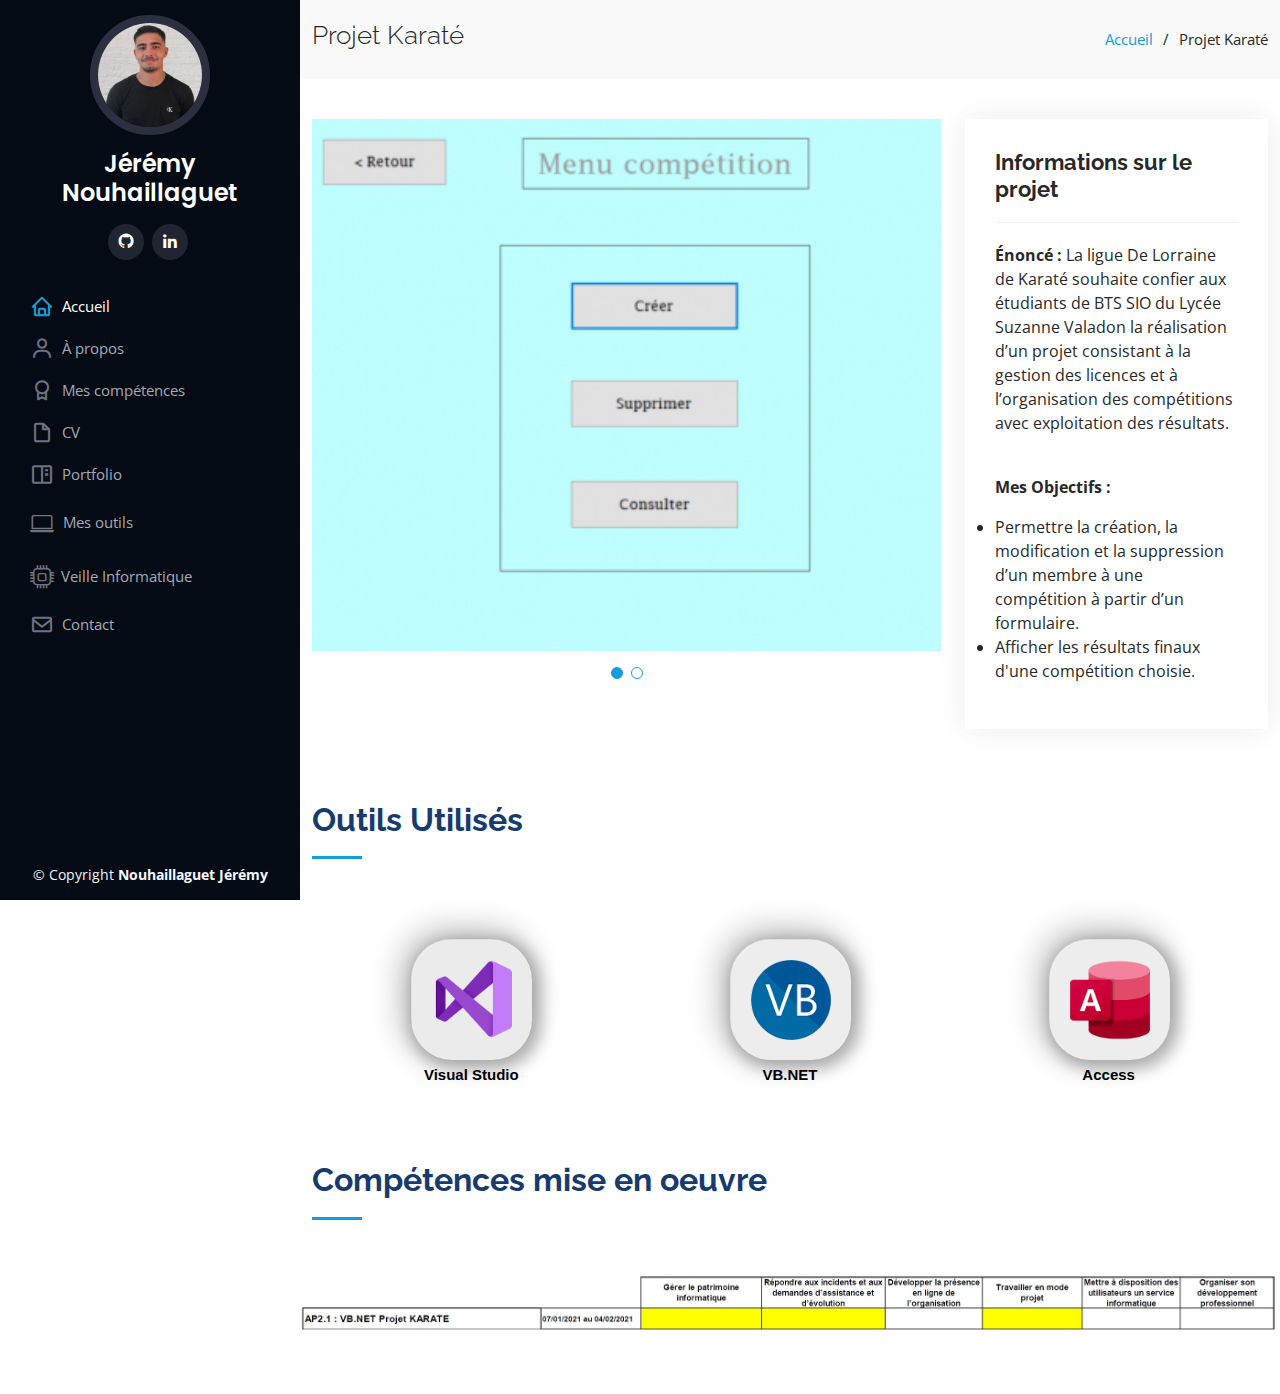
<file: portfolio-AP-2-1.html>
<!DOCTYPE html>
<html lang="fr">

<head>
  <meta charset="utf-8">
  <meta content="width=device-width, initial-scale=1.0" name="viewport">

  <title>Nouhaillaguet Jérémy</title>
  <meta content="" name="description">
  <meta content="" name="keywords">

  <!-- Favicons -->
  <link href="assets/img/favicon.png" rel="icon">

  <!-- Google Fonts -->
  <link href="https://fonts.googleapis.com/css?family=Open+Sans:300,300i,400,400i,600,600i,700,700i|Raleway:300,300i,400,400i,500,500i,600,600i,700,700i|Poppins:300,300i,400,400i,500,500i,600,600i,700,700i" rel="stylesheet">

  <!-- CSS -->
  <link href="assets/vendor/aos/aos.css" rel="stylesheet">
  <link href="assets/vendor/bootstrap/css/bootstrap.min.css" rel="stylesheet">
  <link href="assets/vendor/bootstrap-icons/bootstrap-icons.css" rel="stylesheet">
  <link href="assets/vendor/boxicons/css/boxicons.min.css" rel="stylesheet">
  <link href="assets/vendor/glightbox/css/glightbox.min.css" rel="stylesheet">
  <link href="assets/vendor/swiper/swiper-bundle.min.css" rel="stylesheet">
  <link href="assets/css/style.css" rel="stylesheet">

</head>

<body>

  <!-- ======= Bouton navigation mobile ======= -->
  <i class="bi bi-list mobile-nav-toggle d-xl-none"></i>

  <!-- ======= Header ======= -->
  <header id="header">
    <div class="d-flex flex-column">

      <div class="profile">
        <img src="assets/img/profile-img.jpg" alt="" class="img-fluid rounded-circle">
        <h1 class="text-light"><a href="index.html"><center>Jérémy</center> Nouhaillaguet</a></h1>
        <div class="social-links mt-3 text-center">
          <a href="https://github.com/JeremyNght" class="github" target="_blank"><i class="bx bxl-github"></i></a>
          <a href="https://www.linkedin.com/in/jérémy-nouhaillaguet/" class="linkedin" target="_blank"><i class="bx bxl-linkedin"></i></a>
        </div>
      </div>

      <nav id="navbar" class="nav-menu navbar">
        <ul>
          <li><a href="index.html#hero" class="nav-link scrollto active"><i class="bx bx-home"></i> <span>Accueil</span></a></li>
          <li><a href="index.html#about" class="nav-link scrollto"><i class="bx bx-user"></i> <span>À propos</span></a></li>
          <li><a href="index.html#skills" class="nav-link scrollto"><i class="bx bx-award"></i> <span>Mes compétences</span></a></li>
          <li><a href="index.html#resume" class="nav-link scrollto"><i class="bx bx-file-blank"></i> <span>CV</span></a></li>
          <li><a href="index.html#portfolio" class="nav-link scrollto"><i class="bx bx-book-content"></i> <span>Portfolio</span></a></li>
          <li><a href="index.html#logiciel" class="nav-link scrollto"><i class="bi bi-laptop"></i> <span>Mes outils</span></a></li>
          <li><a href="index.html#veille" class="nav-link scrollto"><i class="bi bi-cpu"></i> <span>Veille Informatique</span></a></li>
          <li><a href="index.html#contact" class="nav-link scrollto"><i class="bx bx-envelope"></i> <span>Contact</span></a></li>
        </ul>
      </nav>

    </div>
  </header>
  <!-- End Header -->

  <main id="main">

    <!-- ======= Top ======= -->
    <section id="breadcrumbs" class="breadcrumbs">
      <div class="container">

        <div class="d-flex justify-content-between align-items-center">
          <h2>Projet Karaté</h2>
          <ol>
            <li><a href="index.html#portfolio">Accueil</a></li>
            <li>Projet Karaté</li>
          </ol>
        </div>

      </div>
    </section>
    <!-- End Top -->

    <!-- ======= Portfolio Details Section ======= -->
    <section id="portfolio-details" class="portfolio-details">
      <div class="container">

        <div class="row gy-4">

          <div class="col-lg-8">
            <div class="portfolio-details-slider swiper">
              <div class="swiper-wrapper align-items-center">

                <div class="swiper-slide">
                  <img src="assets/img/portfolio/Ap2.1/charte_graphique.png" alt="">
                </div>

                <div class="swiper-slide">
                  <img src="assets/img/portfolio/Ap2.1/consulter_note.png" alt="">
                </div>

              </div>
              <div class="swiper-pagination"></div>
            </div>
          </div>

          <div class="col-lg-4">
            <div class="portfolio-info">
              <h3>Informations sur le projet</h3>
              <p><strong>Énoncé : </strong>La ligue De Lorraine de Karaté souhaite confier aux étudiants de BTS SIO du Lycée Suzanne Valadon la réalisation
                d’un projet consistant à la gestion des licences et à l’organisation des compétitions avec exploitation des résultats.</p>
              <br>
              <p><strong>Mes Objectifs : </strong>
              <li> Permettre la création, la modification et la suppression d’un membre à une compétition à partir d’un formulaire. </li>
              <li> Afficher les résultats finaux d'une compétition choisie.</li></p>
            </div>
          </div>
        </div>

        <br><br><br>

        <div class="section-title">
          <h2>Outils Utilisés</h2>
        </div>

        <div class="card-list">

          <div class="card 1">
            <div class="card_image">
              <img src="assets/img/Logiciel/VS.png" />
            </div>
            <div class="card_title title-black">
              <p>Visual Studio</p>
            </div>
          </div>

          <div class="card 2">
            <div class="card_image">
              <img src="assets/img/Logiciel/VbNet.png" />
            </div>
            <div class="card_title title-black">
              <p>VB.NET</p>
            </div>
          </div>

          <div class="card 3">
            <div class="card_image">
              <img src="assets/img/Logiciel/Access.png" />
            </div>
            <div class="card_title title-black">
              <p>Access</p>
            </div>
          </div>

        </div>

        <br><br><br>
        <div class="section-title">
          <h2>Compétences mise en oeuvre</h2>
        </div>

      </div>
      <center><img class="imgsize" src="assets/img/portfolio/Ap2.1/Competences.jpg"></center>
    </section>
    <!-- End Section Détails du portefeuille -->

  </main>
  <!-- End main -->

  <!-- ======= Footer ======= -->
  <footer id="footer">
    <div class="container">
      <div class="copyright">
        &copy; Copyright <strong><span>Nouhaillaguet Jérémy</span></strong>
      </div>
    </div>
  </footer>
  <!-- End Footer -->

  <a href="#" class="back-to-top d-flex align-items-center justify-content-center"><i class="bi bi-arrow-up-short"></i></a>

  <!-- JS -->
  <script src="assets/vendor/purecounter/purecounter.js"></script>
  <script src="assets/vendor/aos/aos.js"></script>
  <script src="assets/vendor/bootstrap/js/bootstrap.bundle.min.js"></script>
  <script src="assets/vendor/glightbox/js/glightbox.min.js"></script>
  <script src="assets/vendor/isotope-layout/isotope.pkgd.min.js"></script>
  <script src="assets/vendor/swiper/swiper-bundle.min.js"></script>
  <script src="assets/vendor/typed.js/typed.min.js"></script>
  <script src="assets/vendor/waypoints/noframework.waypoints.js"></script>
  <script src="assets/vendor/php-email-form/validate.js"></script>
  <script src="assets/js/main.js"></script>

</body>

</html>
</file>
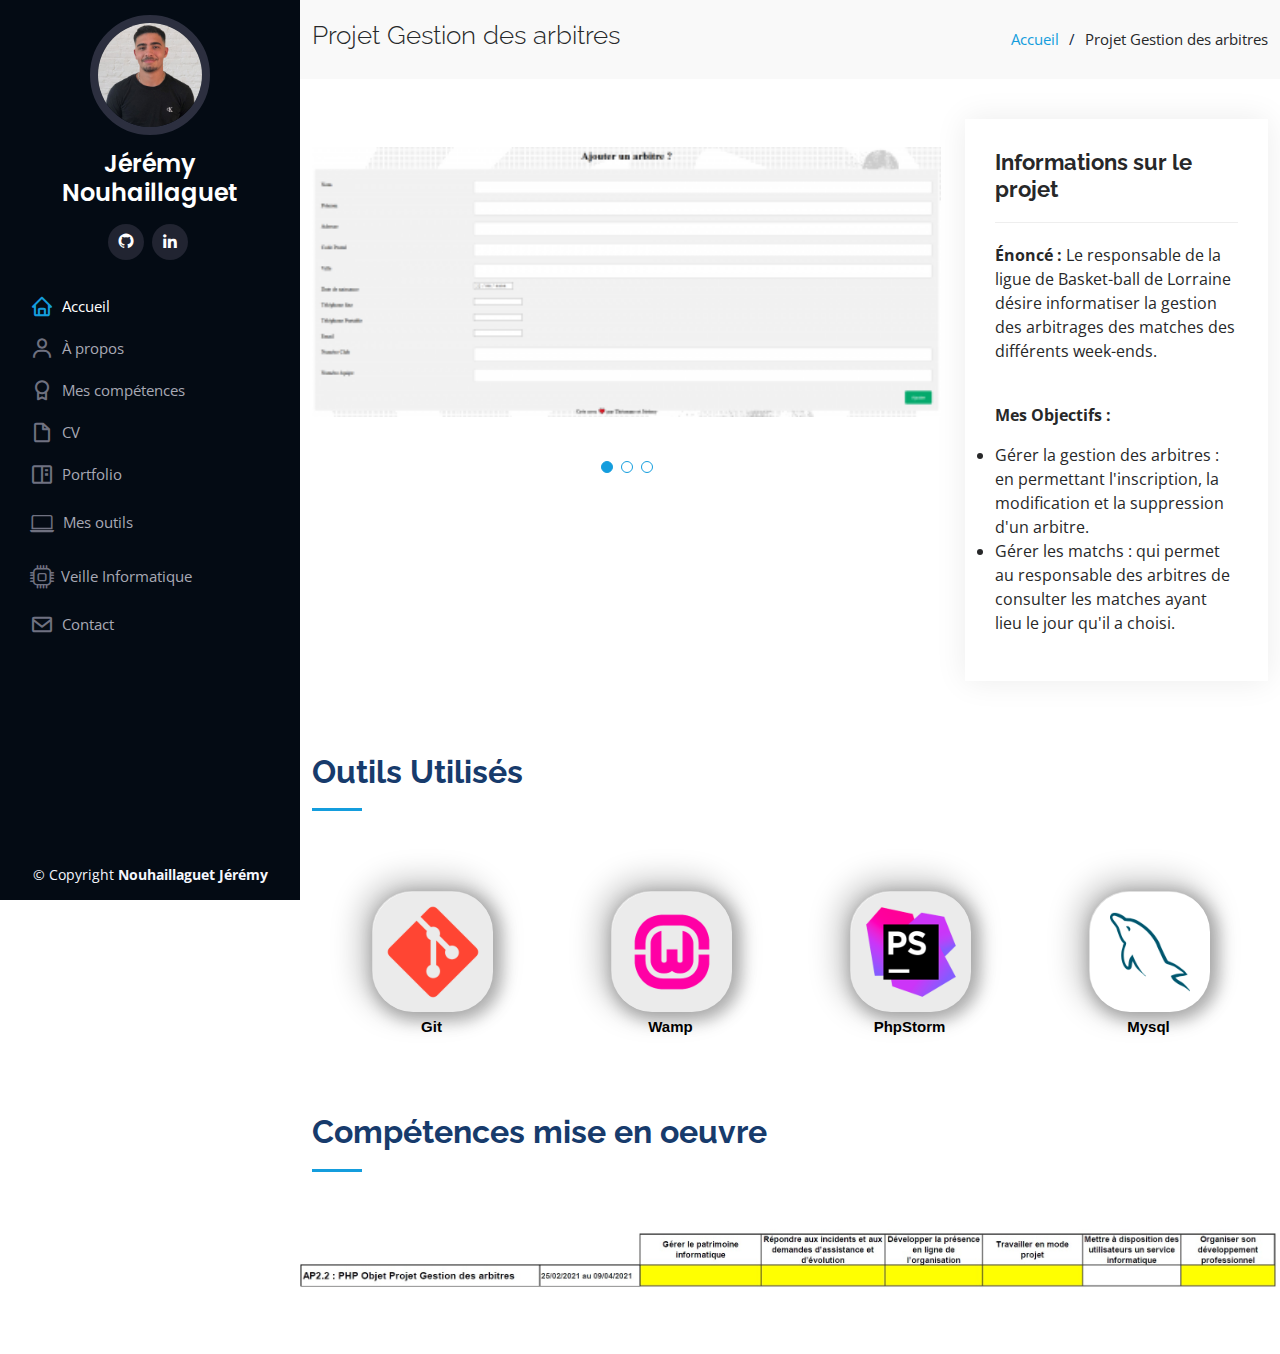
<file: portfolio-AP-2-2.html>
<!DOCTYPE html>
<html lang="fr">

<head>
  <meta charset="utf-8">
  <meta content="width=device-width, initial-scale=1.0" name="viewport">

  <title>Nouhaillaguet Jérémy</title>
  <meta content="" name="description">
  <meta content="" name="keywords">

  <!-- Favicons -->
  <link href="assets/img/favicon.png" rel="icon">

  <!-- Google Fonts -->
  <link href="https://fonts.googleapis.com/css?family=Open+Sans:300,300i,400,400i,600,600i,700,700i|Raleway:300,300i,400,400i,500,500i,600,600i,700,700i|Poppins:300,300i,400,400i,500,500i,600,600i,700,700i" rel="stylesheet">

  <!-- CSS -->
  <link href="assets/vendor/aos/aos.css" rel="stylesheet">
  <link href="assets/vendor/bootstrap/css/bootstrap.min.css" rel="stylesheet">
  <link href="assets/vendor/bootstrap-icons/bootstrap-icons.css" rel="stylesheet">
  <link href="assets/vendor/boxicons/css/boxicons.min.css" rel="stylesheet">
  <link href="assets/vendor/glightbox/css/glightbox.min.css" rel="stylesheet">
  <link href="assets/vendor/swiper/swiper-bundle.min.css" rel="stylesheet">
  <link href="assets/css/style.css" rel="stylesheet">

</head>

<body>

  <!-- ======= Bouton navigation mobile ======= -->
  <i class="bi bi-list mobile-nav-toggle d-xl-none"></i>

  <!-- ======= Header ======= -->
  <header id="header">
    <div class="d-flex flex-column">

      <div class="profile">
        <img src="assets/img/profile-img.jpg" alt="" class="img-fluid rounded-circle">
        <h1 class="text-light"><a href="index.html"><center>Jérémy</center> Nouhaillaguet</a></h1>
        <div class="social-links mt-3 text-center">
          <a href="https://github.com/JeremyNght" class="github" target="_blank"><i class="bx bxl-github"></i></a>
          <a href="https://www.linkedin.com/in/jérémy-nouhaillaguet/" class="linkedin" target="_blank"><i class="bx bxl-linkedin"></i></a>
        </div>
      </div>

      <nav id="navbar" class="nav-menu navbar">
        <ul>
          <li><a href="index.html#hero" class="nav-link scrollto active"><i class="bx bx-home"></i> <span>Accueil</span></a></li>
          <li><a href="index.html#about" class="nav-link scrollto"><i class="bx bx-user"></i> <span>À propos</span></a></li>
          <li><a href="index.html#skills" class="nav-link scrollto"><i class="bx bx-award"></i> <span>Mes compétences</span></a></li>
          <li><a href="index.html#resume" class="nav-link scrollto"><i class="bx bx-file-blank"></i> <span>CV</span></a></li>
          <li><a href="index.html#portfolio" class="nav-link scrollto"><i class="bx bx-book-content"></i> <span>Portfolio</span></a></li>
          <li><a href="index.html#logiciel" class="nav-link scrollto"><i class="bi bi-laptop"></i> <span>Mes outils</span></a></li>
          <li><a href="index.html#veille" class="nav-link scrollto"><i class="bi bi-cpu"></i> <span>Veille Informatique</span></a></li>
          <li><a href="index.html#contact" class="nav-link scrollto"><i class="bx bx-envelope"></i> <span>Contact</span></a></li>
        </ul>
      </nav>

    </div>
  </header>
  <!-- End Header -->

  <main id="main">

    <!-- ======= Top ======= -->
    <section id="breadcrumbs" class="breadcrumbs">
      <div class="container">

        <div class="d-flex justify-content-between align-items-center">
          <h2>Projet Gestion des arbitres</h2>
          <ol>
            <li><a href="index.html#portfolio">Accueil</a></li>
            <li>Projet Gestion des arbitres</li>
          </ol>
        </div>

      </div>
    </section>
    <!-- End Top -->

    <!-- ======= Portfolio Details Section ======= -->
    <section id="portfolio-details" class="portfolio-details">
      <div class="container">

        <div class="row gy-4">

          <div class="col-lg-8">
            <div class="portfolio-details-slider swiper">
              <div class="swiper-wrapper align-items-center">

                <div class="swiper-slide">
                  <img src="assets/img/portfolio/Ap2.2/creation.png" alt="">
                </div>

                <div class="swiper-slide">
                  <img src="assets/img/portfolio/Ap2.2/connexion.png" alt="">
                </div>

                <div class="swiper-slide">
                  <img src="assets/img/portfolio/Ap2.2/modif.png" alt="">
                </div>

              </div>
              <div class="swiper-pagination"></div>
            </div>
          </div>

          <div class="col-lg-4">
            <div class="portfolio-info">
              <h3>Informations sur le projet</h3>
              <p><strong>Énoncé : </strong>Le responsable de la ligue de Basket-ball de Lorraine désire informatiser la gestion des arbitrages des matches des différents week-ends.</p>
              <br>
              <p><strong>Mes Objectifs : </strong>
              <li> Gérer la gestion des arbitres : <br>en permettant l'inscription, la modification et la suppression d'un arbitre. </li>
              <li> Gérer les matchs : qui permet au responsable des arbitres de consulter les matches ayant lieu le jour qu'il a choisi.</li></p>
            </div>
          </div>
        </div>

        <br><br><br>

        <div class="section-title">
          <h2>Outils Utilisés</h2>
        </div>

        <div class="card-list">

          <div class="card 1">
            <div class="card_image">
              <img src="assets/img/Logiciel/Git.png" />
            </div>
            <div class="card_title title-black">
              <p>Git</p>
            </div>
          </div>

          <div class="card 2">
            <div class="card_image">
              <img src="assets/img/Logiciel/Wamp.png" />
            </div>
            <div class="card_title title-black">
              <p>Wamp</p>
            </div>
          </div>

          <div class="card 3">
            <div class="card_image">
              <img src="assets/img/Logiciel/PS.png" />
            </div>
            <div class="card_title title-black">
              <p>PhpStorm</p>
            </div>
          </div>

          <div class="card 4">
            <div class="card_image">
              <img src="assets/img/Logiciel/MySql.png" />
            </div>
            <div class="card_title title-black">
              <p>Mysql</p>
            </div>
          </div>
        </div>

        <br><br><br>
        <div class="section-title">
          <h2>Compétences mise en oeuvre</h2>
        </div>

      </div>
      <center><img class="imgsize" src="assets/img/portfolio/Ap2.2/Competences.jpg"></center>
    </section>
    <!-- End Section Détails du portefeuille -->

  </main>
  <!-- End main -->

  <!-- ======= Footer ======= -->
  <footer id="footer">
    <div class="container">
      <div class="copyright">
        &copy; Copyright <strong><span>Nouhaillaguet Jérémy</span></strong>
      </div>
    </div>
  </footer>
  <!-- End Footer -->

  <a href="#" class="back-to-top d-flex align-items-center justify-content-center"><i class="bi bi-arrow-up-short"></i></a>

  <!-- JS -->
  <script src="assets/vendor/purecounter/purecounter.js"></script>
  <script src="assets/vendor/aos/aos.js"></script>
  <script src="assets/vendor/bootstrap/js/bootstrap.bundle.min.js"></script>
  <script src="assets/vendor/glightbox/js/glightbox.min.js"></script>
  <script src="assets/vendor/isotope-layout/isotope.pkgd.min.js"></script>
  <script src="assets/vendor/swiper/swiper-bundle.min.js"></script>
  <script src="assets/vendor/typed.js/typed.min.js"></script>
  <script src="assets/vendor/waypoints/noframework.waypoints.js"></script>
  <script src="assets/vendor/php-email-form/validate.js"></script>
  <script src="assets/js/main.js"></script>

</body>

</html>
</file>
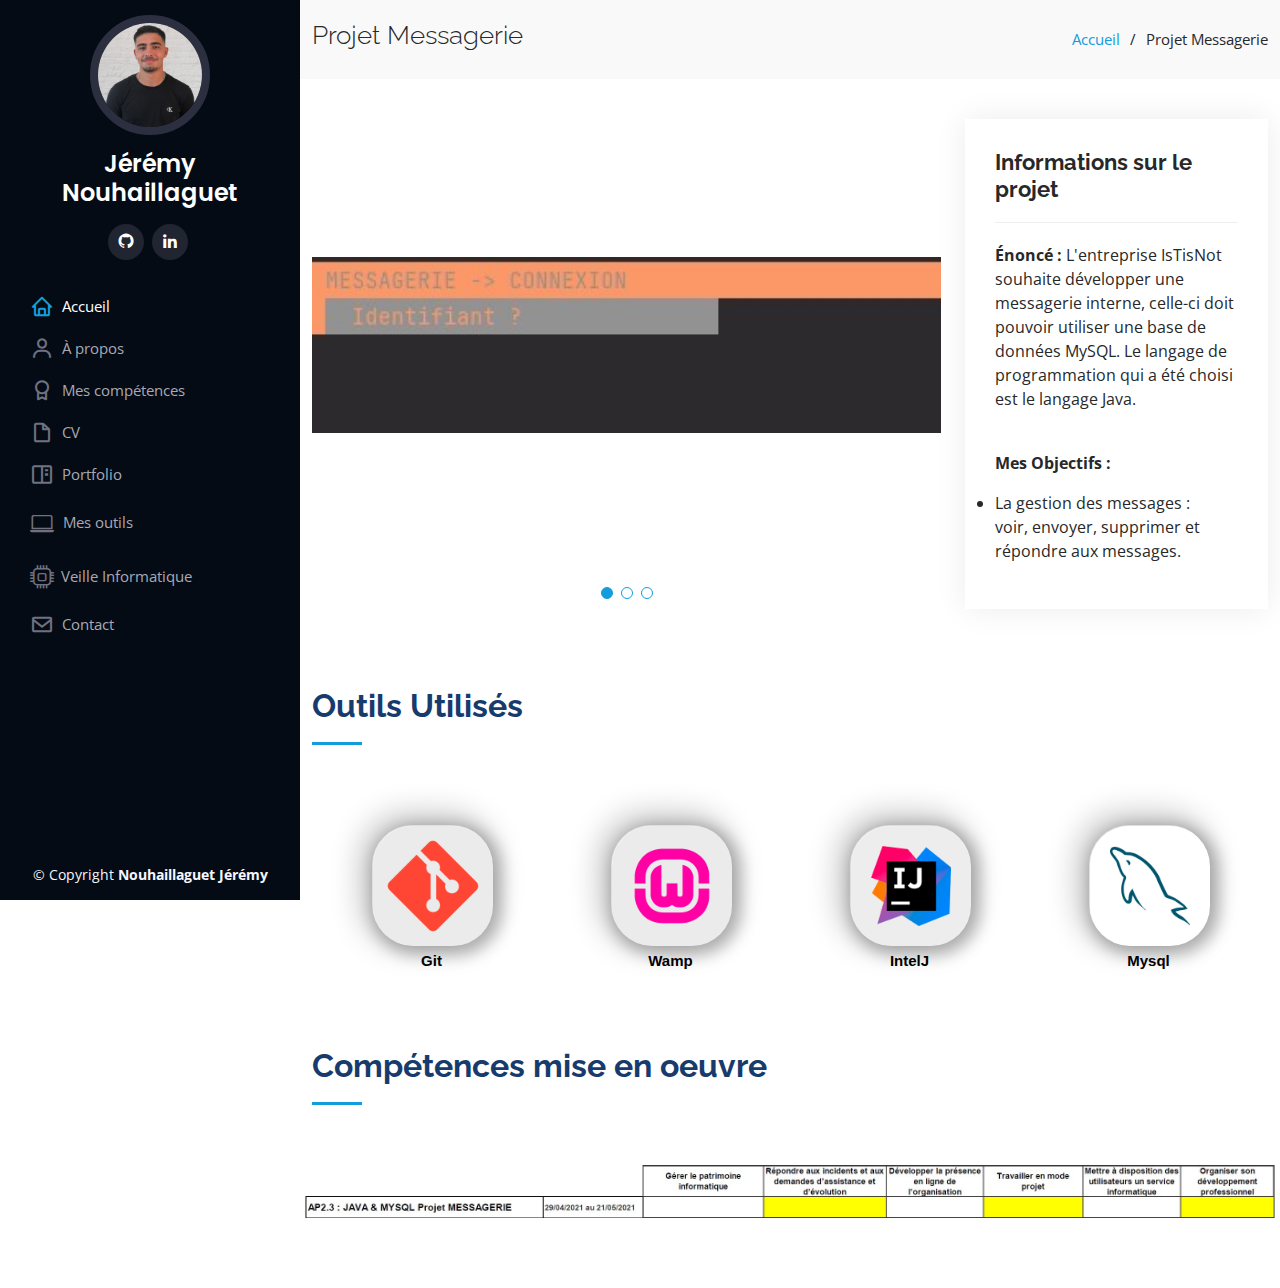
<file: portfolio-AP-2-3.html>
<!DOCTYPE html>
<html lang="fr">

<head>
  <meta charset="utf-8">
  <meta content="width=device-width, initial-scale=1.0" name="viewport">

  <title>Nouhaillaguet Jérémy</title>
  <meta content="" name="description">
  <meta content="" name="keywords">

  <!-- Favicons -->
  <link href="assets/img/favicon.png" rel="icon">

  <!-- Google Fonts -->
  <link href="https://fonts.googleapis.com/css?family=Open+Sans:300,300i,400,400i,600,600i,700,700i|Raleway:300,300i,400,400i,500,500i,600,600i,700,700i|Poppins:300,300i,400,400i,500,500i,600,600i,700,700i" rel="stylesheet">

  <!-- CSS -->
  <link href="assets/vendor/aos/aos.css" rel="stylesheet">
  <link href="assets/vendor/bootstrap/css/bootstrap.min.css" rel="stylesheet">
  <link href="assets/vendor/bootstrap-icons/bootstrap-icons.css" rel="stylesheet">
  <link href="assets/vendor/boxicons/css/boxicons.min.css" rel="stylesheet">
  <link href="assets/vendor/glightbox/css/glightbox.min.css" rel="stylesheet">
  <link href="assets/vendor/swiper/swiper-bundle.min.css" rel="stylesheet">
  <link href="assets/css/style.css" rel="stylesheet">

</head>

<body>

  <!-- ======= Bouton navigation mobile ======= -->
  <i class="bi bi-list mobile-nav-toggle d-xl-none"></i>

  <!-- ======= Header ======= -->
  <header id="header">
    <div class="d-flex flex-column">

      <div class="profile">
        <img src="assets/img/profile-img.jpg" alt="" class="img-fluid rounded-circle">
        <h1 class="text-light"><a href="index.html"><center>Jérémy</center> Nouhaillaguet</a></h1>
        <div class="social-links mt-3 text-center">
          <a href="https://github.com/JeremyNght" class="github" target="_blank"><i class="bx bxl-github"></i></a>
          <a href="https://www.linkedin.com/in/jérémy-nouhaillaguet/" class="linkedin" target="_blank"><i class="bx bxl-linkedin"></i></a>
        </div>
      </div>

      <nav id="navbar" class="nav-menu navbar">
        <ul>
          <li><a href="index.html#hero" class="nav-link scrollto active"><i class="bx bx-home"></i> <span>Accueil</span></a></li>
          <li><a href="index.html#about" class="nav-link scrollto"><i class="bx bx-user"></i> <span>À propos</span></a></li>
          <li><a href="index.html#skills" class="nav-link scrollto"><i class="bx bx-award"></i> <span>Mes compétences</span></a></li>
          <li><a href="index.html#resume" class="nav-link scrollto"><i class="bx bx-file-blank"></i> <span>CV</span></a></li>
          <li><a href="index.html#portfolio" class="nav-link scrollto"><i class="bx bx-book-content"></i> <span>Portfolio</span></a></li>
          <li><a href="index.html#logiciel" class="nav-link scrollto"><i class="bi bi-laptop"></i> <span>Mes outils</span></a></li>
          <li><a href="index.html#veille" class="nav-link scrollto"><i class="bi bi-cpu"></i> <span>Veille Informatique</span></a></li>
          <li><a href="index.html#contact" class="nav-link scrollto"><i class="bx bx-envelope"></i> <span>Contact</span></a></li>
        </ul>
      </nav>

    </div>
  </header>
  <!-- End Header -->

  <main id="main">

    <!-- ======= Top ======= -->
    <section id="breadcrumbs" class="breadcrumbs">
      <div class="container">

        <div class="d-flex justify-content-between align-items-center">
          <h2>Projet Messagerie</h2>
          <ol>
            <li><a href="index.html#portfolio">Accueil</a></li>
            <li>Projet Messagerie</li>
          </ol>
        </div>

      </div>
    </section>
    <!-- End Top -->

    <!-- ======= Portfolio Details Section ======= -->
    <section id="portfolio-details" class="portfolio-details">
      <div class="container">

        <div class="row gy-4">

          <div class="col-lg-8">
            <div class="portfolio-details-slider swiper">
              <div class="swiper-wrapper align-items-center">

                <div class="swiper-slide">
                  <img src="assets/img/portfolio/Ap2.3/Mesagerie.jpg" alt="">
                </div>

                <div class="swiper-slide">
                  <img src="assets/img/portfolio/Ap2.3/Mesagerie2.jpg" alt="">
                </div>

                <div class="swiper-slide">
                  <img src="assets/img/portfolio/Ap2.3/Exemple.png" alt="">
                </div>



              </div>
              <div class="swiper-pagination"></div>
            </div>
          </div>

          <div class="col-lg-4">
            <div class="portfolio-info">
              <h3>Informations sur le projet</h3>
              <p><strong>Énoncé : </strong>L'entreprise IsTisNot souhaite développer une messagerie interne, celle-ci doit pouvoir utiliser une base de données MySQL.
                Le langage de programmation qui a été choisi est le langage Java.</p>
              <br>
              <p><strong>Mes Objectifs : </strong>
              <li> La gestion des messages : <br>voir, envoyer, supprimer et répondre aux messages. </li></p>
            </div>
          </div>
        </div>

        <br><br><br>

        <div class="section-title">
          <h2>Outils Utilisés</h2>
        </div>

        <div class="card-list">

          <div class="card 1">
            <div class="card_image">
              <img src="assets/img/Logiciel/Git.png" />
            </div>
            <div class="card_title title-black">
              <p>Git</p>
            </div>
          </div>

          <div class="card 2">
            <div class="card_image">
              <img src="assets/img/Logiciel/Wamp.png" />
            </div>
            <div class="card_title title-black">
              <p>Wamp</p>
            </div>
          </div>

          <div class="card 3">
            <div class="card_image">
              <img src="assets/img/Logiciel/IntelliJ.png" />
            </div>
            <div class="card_title title-black">
              <p>IntelJ</p>
            </div>
          </div>

          <div class="card 5">
            <div class="card_image">
              <img src="assets/img/Logiciel/MySql.png" />
            </div>
            <div class="card_title title-black">
              <p>Mysql</p>
            </div>
          </div>
        </div>

        <br><br><br>
        <div class="section-title">
          <h2>Compétences mise en oeuvre</h2>
        </div>

      </div>
      <center><img class="imgsize" src="assets/img/portfolio/Ap2.3/Competences.jpg"></center>
    </section>
    <!-- End Section Détails du portefeuille -->

  </main>
  <!-- End main -->

  <!-- ======= Footer ======= -->
  <footer id="footer">
    <div class="container">
      <div class="copyright">
        &copy; Copyright <strong><span>Nouhaillaguet Jérémy</span></strong>
      </div>
    </div>
  </footer>
  <!-- End Footer -->

  <a href="#" class="back-to-top d-flex align-items-center justify-content-center"><i class="bi bi-arrow-up-short"></i></a>

  <!-- JS -->
  <script src="assets/vendor/purecounter/purecounter.js"></script>
  <script src="assets/vendor/aos/aos.js"></script>
  <script src="assets/vendor/bootstrap/js/bootstrap.bundle.min.js"></script>
  <script src="assets/vendor/glightbox/js/glightbox.min.js"></script>
  <script src="assets/vendor/isotope-layout/isotope.pkgd.min.js"></script>
  <script src="assets/vendor/swiper/swiper-bundle.min.js"></script>
  <script src="assets/vendor/typed.js/typed.min.js"></script>
  <script src="assets/vendor/waypoints/noframework.waypoints.js"></script>
  <script src="assets/vendor/php-email-form/validate.js"></script>
  <script src="assets/js/main.js"></script>

</body>

</html>
</file>
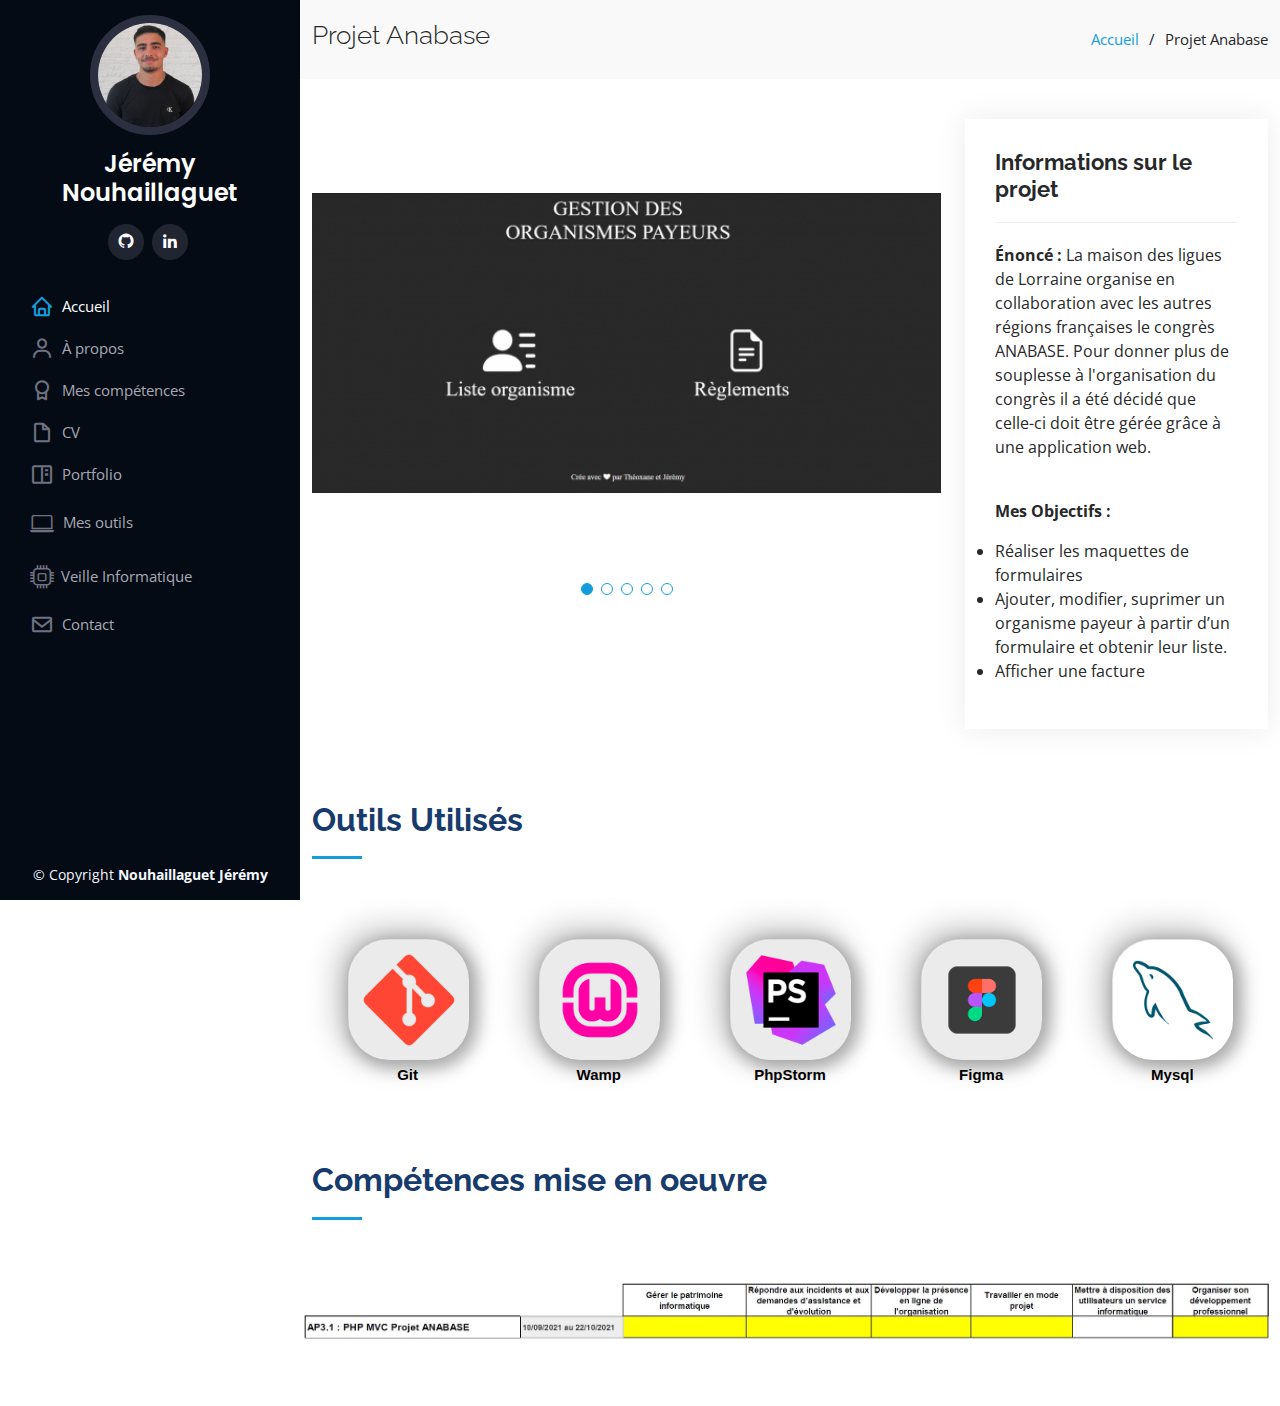
<file: portfolio-AP-3-1.html>
<!DOCTYPE html>
<html lang="fr">

<head>
  <meta charset="utf-8">
  <meta content="width=device-width, initial-scale=1.0" name="viewport">

  <title>Nouhaillaguet Jérémy</title>
  <meta content="" name="description">
  <meta content="" name="keywords">

  <!-- Favicons -->
  <link href="assets/img/favicon.png" rel="icon">

  <!-- Google Fonts -->
  <link href="https://fonts.googleapis.com/css?family=Open+Sans:300,300i,400,400i,600,600i,700,700i|Raleway:300,300i,400,400i,500,500i,600,600i,700,700i|Poppins:300,300i,400,400i,500,500i,600,600i,700,700i" rel="stylesheet">

  <!-- CSS -->
  <link href="assets/vendor/aos/aos.css" rel="stylesheet">
  <link href="assets/vendor/bootstrap/css/bootstrap.min.css" rel="stylesheet">
  <link href="assets/vendor/bootstrap-icons/bootstrap-icons.css" rel="stylesheet">
  <link href="assets/vendor/boxicons/css/boxicons.min.css" rel="stylesheet">
  <link href="assets/vendor/glightbox/css/glightbox.min.css" rel="stylesheet">
  <link href="assets/vendor/swiper/swiper-bundle.min.css" rel="stylesheet">
  <link href="assets/css/style.css" rel="stylesheet">

</head>

<body>

  <!-- ======= Bouton navigation mobile ======= -->
  <i class="bi bi-list mobile-nav-toggle d-xl-none"></i>

  <!-- ======= Header ======= -->
  <header id="header">
    <div class="d-flex flex-column">

      <div class="profile">
        <img src="assets/img/profile-img.jpg" alt="" class="img-fluid rounded-circle">
        <h1 class="text-light"><a href="index.html"><center>Jérémy</center> Nouhaillaguet</a></h1>
        <div class="social-links mt-3 text-center">
          <a href="https://github.com/JeremyNght" class="github" target="_blank"><i class="bx bxl-github"></i></a>
          <a href="https://www.linkedin.com/in/jérémy-nouhaillaguet/" class="linkedin" target="_blank"><i class="bx bxl-linkedin"></i></a>
        </div>
      </div>

      <nav id="navbar" class="nav-menu navbar">
        <ul>
          <li><a href="index.html#hero" class="nav-link scrollto active"><i class="bx bx-home"></i> <span>Accueil</span></a></li>
          <li><a href="index.html#about" class="nav-link scrollto"><i class="bx bx-user"></i> <span>À propos</span></a></li>
          <li><a href="index.html#skills" class="nav-link scrollto"><i class="bx bx-award"></i> <span>Mes compétences</span></a></li>
          <li><a href="index.html#resume" class="nav-link scrollto"><i class="bx bx-file-blank"></i> <span>CV</span></a></li>
          <li><a href="index.html#portfolio" class="nav-link scrollto"><i class="bx bx-book-content"></i> <span>Portfolio</span></a></li>
          <li><a href="index.html#logiciel" class="nav-link scrollto"><i class="bi bi-laptop"></i> <span>Mes outils</span></a></li>
          <li><a href="index.html#veille" class="nav-link scrollto"><i class="bi bi-cpu"></i> <span>Veille Informatique</span></a></li>
          <li><a href="index.html#contact" class="nav-link scrollto"><i class="bx bx-envelope"></i> <span>Contact</span></a></li>
        </ul>
      </nav>

    </div>
  </header>
  <!-- End Header -->

  <main id="main">

    <!-- ======= Top ======= -->
    <section id="breadcrumbs" class="breadcrumbs">
      <div class="container">

        <div class="d-flex justify-content-between align-items-center">
          <h2>Projet Anabase</h2>
          <ol>
            <li><a href="index.html#portfolio">Accueil</a></li>
            <li>Projet Anabase</li>
          </ol>
        </div>

      </div>
    </section>
    <!-- End Top -->

    <!-- ======= Portfolio Details Section ======= -->
    <section id="portfolio-details" class="portfolio-details">
      <div class="container">

        <div class="row gy-4">

          <div class="col-lg-8">
            <div class="portfolio-details-slider swiper">
              <div class="swiper-wrapper align-items-center">

                <div class="swiper-slide">
                  <img src="assets/img/portfolio/Ap3.1/index.png" alt="">
                </div>

                <div class="swiper-slide">
                  <img src="assets/img/portfolio/Ap3.1/liste_des_organismes.png" alt="">
                </div>

                <div class="swiper-slide">
                  <img src="assets/img/portfolio/Ap3.1/liste_reglements.png" alt="">
                </div>

                <div class="swiper-slide">
                  <img src="assets/img/portfolio/Ap3.1/details_de_la_facture.png" alt="">
                </div>

                <div class="swiper-slide">
                  <img src="assets/img/portfolio/Ap3.1/popups.png" alt="">
                </div>

              </div>
              <div class="swiper-pagination"></div>
            </div>
          </div>

          <div class="col-lg-4">
            <div class="portfolio-info">
              <h3>Informations sur le projet</h3>
              <p><strong>Énoncé : </strong>La maison des ligues de Lorraine organise en collaboration avec les autres régions françaises le congrès ANABASE.
                Pour donner plus de souplesse à l'organisation du congrès il a été décidé que celle-ci doit être gérée grâce à une application web.</p>
              <br>
              <p><strong>Mes Objectifs : </strong>
              <li> Réaliser les maquettes de formulaires</li>
              <li> Ajouter, modifier, suprimer un organisme payeur à partir d’un formulaire et obtenir leur liste.</li>
              <li> Afficher une facture </li></p>
            </div>
          </div>
        </div>

        <br><br><br>

        <div class="section-title">
          <h2>Outils Utilisés</h2>
        </div>

        <div class="card-list">

          <div class="card 1">
            <div class="card_image">
              <img src="assets/img/Logiciel/Git.png" />
            </div>
            <div class="card_title title-black">
              <p>Git</p>
            </div>
          </div>

          <div class="card 2">
            <div class="card_image">
              <img src="assets/img/Logiciel/Wamp.png" />
            </div>
            <div class="card_title title-black">
              <p>Wamp</p>
            </div>
          </div>

          <div class="card 3">
            <div class="card_image">
              <img src="assets/img/Logiciel/PS.png" />
            </div>
            <div class="card_title title-black">
              <p>PhpStorm</p>
            </div>
          </div>

          <div class="card 4">
            <div class="card_image">
              <img src="assets/img/Logiciel/Figma.png" />
            </div>
            <div class="card_title title-black">
              <p>Figma</p>
            </div>
          </div>

          <div class="card 5">
            <div class="card_image">
              <img src="assets/img/Logiciel/MySql.png" />
            </div>
            <div class="card_title title-black">
              <p>Mysql</p>
            </div>
          </div>
        </div>

        <br><br><br>
        <div class="section-title">
          <h2>Compétences mise en oeuvre</h2>
        </div>

      </div>
      <center><img class="imgsize" src="assets/img/portfolio/Ap3.1/Competences.jpg"></center>
    </section>
    <!-- End Section Détails du portefeuille -->

  </main>
  <!-- End main -->

  <!-- ======= Footer ======= -->
  <footer id="footer">
    <div class="container">
      <div class="copyright">
        &copy; Copyright <strong><span>Nouhaillaguet Jérémy</span></strong>
      </div>
    </div>
  </footer>
  <!-- End Footer -->

  <a href="#" class="back-to-top d-flex align-items-center justify-content-center"><i class="bi bi-arrow-up-short"></i></a>

  <!-- JS -->
  <script src="assets/vendor/purecounter/purecounter.js"></script>
  <script src="assets/vendor/aos/aos.js"></script>
  <script src="assets/vendor/bootstrap/js/bootstrap.bundle.min.js"></script>
  <script src="assets/vendor/glightbox/js/glightbox.min.js"></script>
  <script src="assets/vendor/isotope-layout/isotope.pkgd.min.js"></script>
  <script src="assets/vendor/swiper/swiper-bundle.min.js"></script>
  <script src="assets/vendor/typed.js/typed.min.js"></script>
  <script src="assets/vendor/waypoints/noframework.waypoints.js"></script>
  <script src="assets/vendor/php-email-form/validate.js"></script>
  <script src="assets/js/main.js"></script>

</body>

</html>
</file>
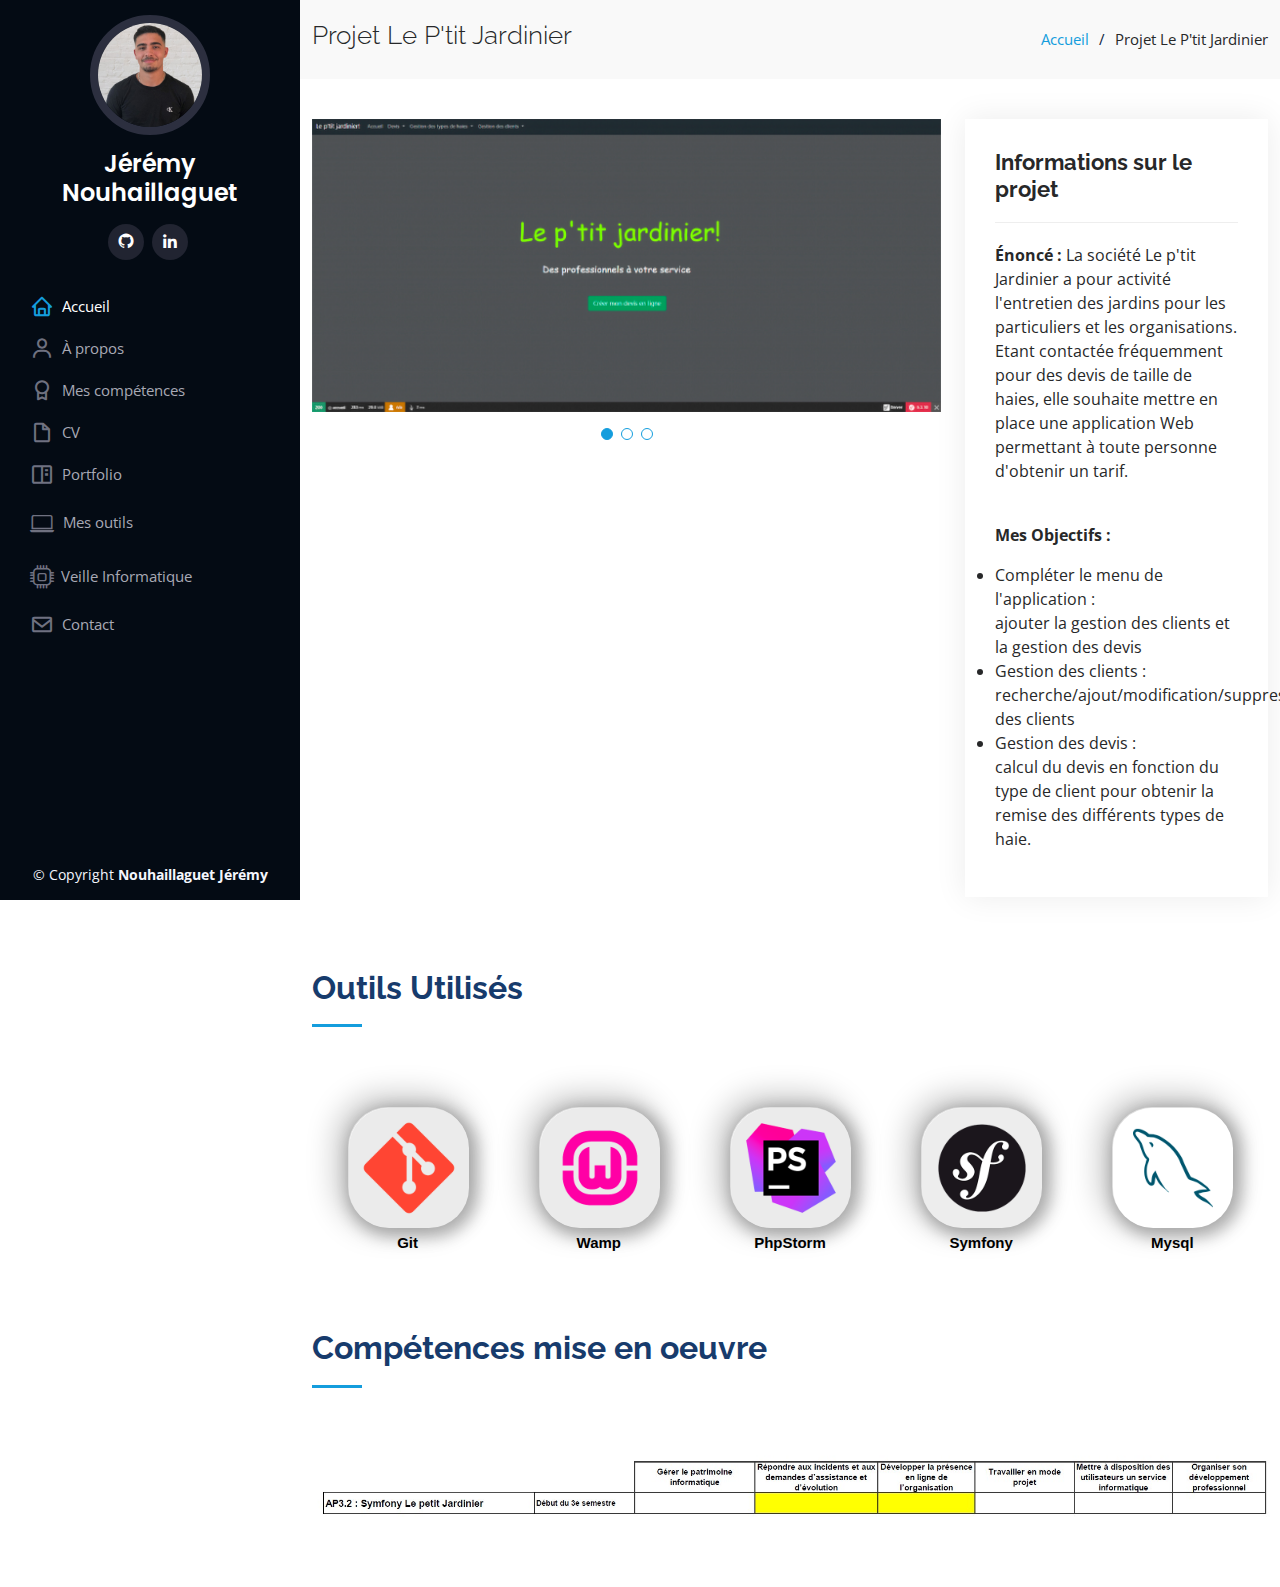
<file: portfolio-AP-3-2.html>
<!DOCTYPE html>
<html lang="fr">

<head>
  <meta charset="utf-8">
  <meta content="width=device-width, initial-scale=1.0" name="viewport">

  <title>Nouhaillaguet Jérémy</title>
  <meta content="" name="description">
  <meta content="" name="keywords">

  <!-- Favicons -->
  <link href="assets/img/favicon.png" rel="icon">

  <!-- Google Fonts -->
  <link href="https://fonts.googleapis.com/css?family=Open+Sans:300,300i,400,400i,600,600i,700,700i|Raleway:300,300i,400,400i,500,500i,600,600i,700,700i|Poppins:300,300i,400,400i,500,500i,600,600i,700,700i" rel="stylesheet">

  <!-- CSS -->
  <link href="assets/vendor/aos/aos.css" rel="stylesheet">
  <link href="assets/vendor/bootstrap/css/bootstrap.min.css" rel="stylesheet">
  <link href="assets/vendor/bootstrap-icons/bootstrap-icons.css" rel="stylesheet">
  <link href="assets/vendor/boxicons/css/boxicons.min.css" rel="stylesheet">
  <link href="assets/vendor/glightbox/css/glightbox.min.css" rel="stylesheet">
  <link href="assets/vendor/swiper/swiper-bundle.min.css" rel="stylesheet">
  <link href="assets/css/style.css" rel="stylesheet">

</head>

<body>

  <!-- ======= Bouton navigation mobile ======= -->
  <i class="bi bi-list mobile-nav-toggle d-xl-none"></i>

  <!-- ======= Header ======= -->
  <header id="header">
    <div class="d-flex flex-column">

      <div class="profile">
        <img src="assets/img/profile-img.jpg" alt="" class="img-fluid rounded-circle">
        <h1 class="text-light"><a href="index.html"><center>Jérémy</center> Nouhaillaguet</a></h1>
        <div class="social-links mt-3 text-center">
          <a href="https://github.com/JeremyNght" class="github" target="_blank"><i class="bx bxl-github"></i></a>
          <a href="https://www.linkedin.com/in/jérémy-nouhaillaguet/" class="linkedin" target="_blank"><i class="bx bxl-linkedin"></i></a>
        </div>
      </div>

      <nav id="navbar" class="nav-menu navbar">
        <ul>
          <li><a href="index.html#hero" class="nav-link scrollto active"><i class="bx bx-home"></i> <span>Accueil</span></a></li>
          <li><a href="index.html#about" class="nav-link scrollto"><i class="bx bx-user"></i> <span>À propos</span></a></li>
          <li><a href="index.html#skills" class="nav-link scrollto"><i class="bx bx-award"></i> <span>Mes compétences</span></a></li>
          <li><a href="index.html#resume" class="nav-link scrollto"><i class="bx bx-file-blank"></i> <span>CV</span></a></li>
          <li><a href="index.html#portfolio" class="nav-link scrollto"><i class="bx bx-book-content"></i> <span>Portfolio</span></a></li>
          <li><a href="index.html#logiciel" class="nav-link scrollto"><i class="bi bi-laptop"></i> <span>Mes outils</span></a></li>
          <li><a href="index.html#veille" class="nav-link scrollto"><i class="bi bi-cpu"></i> <span>Veille Informatique</span></a></li>
          <li><a href="index.html#contact" class="nav-link scrollto"><i class="bx bx-envelope"></i> <span>Contact</span></a></li>
        </ul>
      </nav>

    </div>
  </header>
  <!-- End Header -->

  <main id="main">

    <!-- ======= Top ======= -->
    <section id="breadcrumbs" class="breadcrumbs">
      <div class="container">

        <div class="d-flex justify-content-between align-items-center">
          <h2>Projet Le P'tit Jardinier</h2>
          <ol>
            <li><a href="index.html#portfolio">Accueil</a></li>
            <li>Projet Le P'tit Jardinier</li>
          </ol>
        </div>

      </div>
    </section>
    <!-- End Top -->

    <!-- ======= Portfolio Details Section ======= -->
    <section id="portfolio-details" class="portfolio-details">
      <div class="container">

        <div class="row gy-4">

          <div class="col-lg-8">
            <div class="portfolio-details-slider swiper">
              <div class="swiper-wrapper align-items-center">

                <div class="swiper-slide">
                  <img src="assets/img/portfolio/Ap3.2/Ap3.2-1.png" alt="">
                </div>

                <div class="swiper-slide">
                  <img src="assets/img/portfolio/Ap3.2/test.png" alt="">
                </div>

                <div class="swiper-slide">
                  <img src="assets/img/portfolio/Ap3.2/Ap3.2-3.png" alt="">
                </div>

              </div>
              <div class="swiper-pagination"></div>
            </div>
          </div>

          <div class="col-lg-4">
            <div class="portfolio-info">
              <h3>Informations sur le projet</h3>
              <p><strong>Énoncé : </strong>La société Le p'tit Jardinier a pour activité l'entretien des jardins pour les particuliers et les organisations.
                Etant contactée fréquemment pour des devis de taille de haies, elle souhaite mettre en place une application Web permettant à toute personne d'obtenir un tarif.</p>
              <br>
              <p><strong>Mes Objectifs : </strong>
              <li> Compléter le menu de l'application : <br>ajouter la gestion des clients et la gestion des devis </li>
              <li> Gestion des clients : recherche/ajout/modification/suppression des clients </li>
              <li> Gestion des devis : <br>calcul du devis en fonction du type de client pour obtenir la remise des différents types de haie.</li></p>
            </div>
          </div>
        </div>

        <br><br><br>

        <div class="section-title">
          <h2>Outils Utilisés</h2>
        </div>

        <div class="card-list">

          <div class="card 1">
            <div class="card_image">
              <img src="assets/img/Logiciel/Git.png" />
            </div>
            <div class="card_title title-black">
              <p>Git</p>
            </div>
          </div>

          <div class="card 2">
            <div class="card_image">
              <img src="assets/img/Logiciel/Wamp.png" />
            </div>
            <div class="card_title title-black">
              <p>Wamp</p>
            </div>
          </div>

          <div class="card 3">
            <div class="card_image">
              <img src="assets/img/Logiciel/PS.png" />
            </div>
            <div class="card_title title-black">
              <p>PhpStorm</p>
            </div>
          </div>

          <div class="card 4">
            <div class="card_image">
              <img src="assets/img/Logiciel/Symfony.png" />
            </div>
            <div class="card_title title-black">
              <p>Symfony</p>
            </div>
          </div>

          <div class="card 5">
            <div class="card_image">
              <img src="assets/img/Logiciel/MySql.png" />
            </div>
            <div class="card_title title-black">
              <p>Mysql</p>
            </div>
          </div>
        </div>

        <br><br><br>
        <div class="section-title">
          <h2>Compétences mise en oeuvre</h2>
        </div>

      </div>
      <center><img class="imgsize" src="assets/img/portfolio/Ap3.2/Competences.jpg"></center>
    </section>
    <!-- End Section Détails du portefeuille -->

  </main>
  <!-- End main -->

  <!-- ======= Footer ======= -->
  <footer id="footer">
    <div class="container">
      <div class="copyright">
        &copy; Copyright <strong><span>Nouhaillaguet Jérémy</span></strong>
      </div>
    </div>
  </footer>
  <!-- End Footer -->

  <a href="#" class="back-to-top d-flex align-items-center justify-content-center"><i class="bi bi-arrow-up-short"></i></a>

  <!-- JS -->
  <script src="assets/vendor/purecounter/purecounter.js"></script>
  <script src="assets/vendor/aos/aos.js"></script>
  <script src="assets/vendor/bootstrap/js/bootstrap.bundle.min.js"></script>
  <script src="assets/vendor/glightbox/js/glightbox.min.js"></script>
  <script src="assets/vendor/isotope-layout/isotope.pkgd.min.js"></script>
  <script src="assets/vendor/swiper/swiper-bundle.min.js"></script>
  <script src="assets/vendor/typed.js/typed.min.js"></script>
  <script src="assets/vendor/waypoints/noframework.waypoints.js"></script>
  <script src="assets/vendor/php-email-form/validate.js"></script>
  <script src="assets/js/main.js"></script>

</body>

</html>
</file>
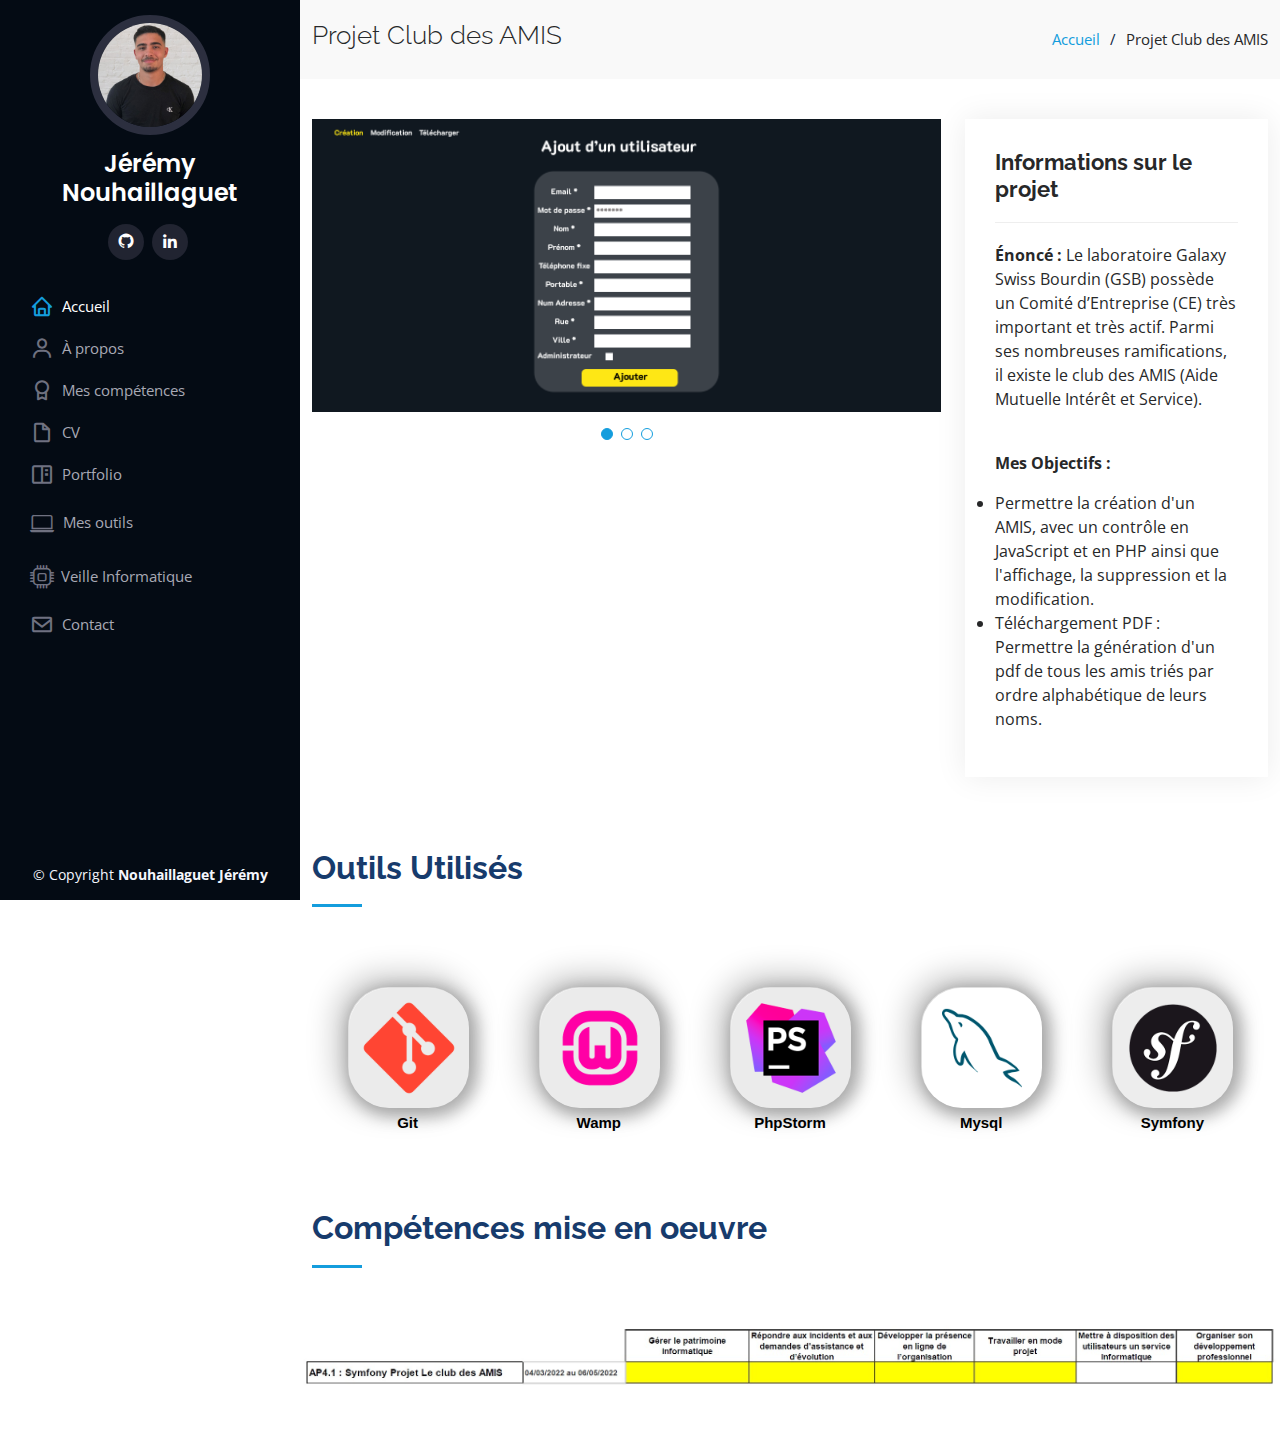
<file: portfolio-AP-4-1.html>
<!DOCTYPE html>
<html lang="fr">

<head>
  <meta charset="utf-8">
  <meta content="width=device-width, initial-scale=1.0" name="viewport">

  <title>Nouhaillaguet Jérémy</title>
  <meta content="" name="description">
  <meta content="" name="keywords">

  <!-- Favicons -->
  <link href="assets/img/favicon.png" rel="icon">

  <!-- Google Fonts -->
  <link href="https://fonts.googleapis.com/css?family=Open+Sans:300,300i,400,400i,600,600i,700,700i|Raleway:300,300i,400,400i,500,500i,600,600i,700,700i|Poppins:300,300i,400,400i,500,500i,600,600i,700,700i" rel="stylesheet">

  <!-- CSS -->
  <link href="assets/vendor/aos/aos.css" rel="stylesheet">
  <link href="assets/vendor/bootstrap/css/bootstrap.min.css" rel="stylesheet">
  <link href="assets/vendor/bootstrap-icons/bootstrap-icons.css" rel="stylesheet">
  <link href="assets/vendor/boxicons/css/boxicons.min.css" rel="stylesheet">
  <link href="assets/vendor/glightbox/css/glightbox.min.css" rel="stylesheet">
  <link href="assets/vendor/swiper/swiper-bundle.min.css" rel="stylesheet">
  <link href="assets/css/style.css" rel="stylesheet">

</head>

<body>

  <!-- ======= Bouton navigation mobile ======= -->
  <i class="bi bi-list mobile-nav-toggle d-xl-none"></i>

  <!-- ======= Header ======= -->
  <header id="header">
    <div class="d-flex flex-column">

      <div class="profile">
        <img src="assets/img/profile-img.jpg" alt="" class="img-fluid rounded-circle">
        <h1 class="text-light"><a href="index.html"><center>Jérémy</center> Nouhaillaguet</a></h1>
        <div class="social-links mt-3 text-center">
          <a href="https://github.com/JeremyNght" class="github" target="_blank"><i class="bx bxl-github"></i></a>
          <a href="https://www.linkedin.com/in/jérémy-nouhaillaguet/" class="linkedin" target="_blank"><i class="bx bxl-linkedin"></i></a>
        </div>
      </div>

      <nav id="navbar" class="nav-menu navbar">
        <ul>
          <li><a href="index.html#hero" class="nav-link scrollto active"><i class="bx bx-home"></i> <span>Accueil</span></a></li>
          <li><a href="index.html#about" class="nav-link scrollto"><i class="bx bx-user"></i> <span>À propos</span></a></li>
          <li><a href="index.html#skills" class="nav-link scrollto"><i class="bx bx-award"></i> <span>Mes compétences</span></a></li>
          <li><a href="index.html#resume" class="nav-link scrollto"><i class="bx bx-file-blank"></i> <span>CV</span></a></li>
          <li><a href="index.html#portfolio" class="nav-link scrollto"><i class="bx bx-book-content"></i> <span>Portfolio</span></a></li>
          <li><a href="index.html#logiciel" class="nav-link scrollto"><i class="bi bi-laptop"></i> <span>Mes outils</span></a></li>
          <li><a href="index.html#veille" class="nav-link scrollto"><i class="bi bi-cpu"></i> <span>Veille Informatique</span></a></li>
          <li><a href="index.html#contact" class="nav-link scrollto"><i class="bx bx-envelope"></i> <span>Contact</span></a></li>
        </ul>
      </nav>

    </div>
  </header>
  <!-- End Header -->

  <main id="main">

    <!-- ======= Top ======= -->
    <section id="breadcrumbs" class="breadcrumbs">
      <div class="container">

        <div class="d-flex justify-content-between align-items-center">
          <h2>Projet Club des AMIS</h2>
          <ol>
            <li><a href="index.html#portfolio">Accueil</a></li>
            <li>Projet Club des AMIS</li>
          </ol>
        </div>

      </div>
    </section>
    <!-- End Top -->

    <!-- ======= Portfolio Details Section ======= -->
    <section id="portfolio-details" class="portfolio-details">
      <div class="container">

        <div class="row gy-4">

          <div class="col-lg-8">
            <div class="portfolio-details-slider swiper">
              <div class="swiper-wrapper align-items-center">

                <div class="swiper-slide">
                  <img src="assets/img/portfolio/Ap4.1/Frame-1.png" alt="">
                </div>

                <div class="swiper-slide">
                  <img src="assets/img/portfolio/Ap4.1/Frame-2.png" alt="">
                </div>

                <div class="swiper-slide">
                  <img src="assets/img/portfolio/Ap4.1/PDF.jpg" alt="">
                </div>

              </div>
              <div class="swiper-pagination"></div>
            </div>
          </div>

          <div class="col-lg-4">
            <div class="portfolio-info">
              <h3>Informations sur le projet</h3>
              <p><strong>Énoncé : </strong>Le laboratoire Galaxy Swiss Bourdin (GSB) possède un Comité d’Entreprise (CE) très important et très actif.
                Parmi ses nombreuses ramifications, il existe le club des AMIS (Aide Mutuelle Intérêt et Service).</p>
              <br>
              <p><strong>Mes Objectifs : </strong>
              <li> Permettre la création d'un AMIS, avec un contrôle en JavaScript et en PHP ainsi que l'affichage, la suppression et la modification. </li>
              <li> Téléchargement PDF : Permettre la génération d'un pdf de tous les amis triés par ordre alphabétique de leurs noms.</li></p>
            </div>
          </div>
        </div>

        <br><br><br>

        <div class="section-title">
          <h2>Outils Utilisés</h2>
        </div>

        <div class="card-list">

          <div class="card 1">
            <div class="card_image">
              <img src="assets/img/Logiciel/Git.png" />
            </div>
            <div class="card_title title-black">
              <p>Git</p>
            </div>
          </div>

          <div class="card 2">
            <div class="card_image">
              <img src="assets/img/Logiciel/Wamp.png" />
            </div>
            <div class="card_title title-black">
              <p>Wamp</p>
            </div>
          </div>

          <div class="card 3">
            <div class="card_image">
              <img src="assets/img/Logiciel/PS.png" />
            </div>
            <div class="card_title title-black">
              <p>PhpStorm</p>
            </div>
          </div>

          <div class="card 4">
            <div class="card_image">
              <img src="assets/img/Logiciel/MySql.png" />
            </div>
            <div class="card_title title-black">
              <p>Mysql</p>
            </div>
          </div>

          <div class="card 5">
            <div class="card_image">
              <img src="assets/img/Logiciel/Symfony.png" />
            </div>
            <div class="card_title title-black">
              <p>Symfony</p>
            </div>
          </div>

        </div>

        <br><br><br>
        <div class="section-title">
          <h2>Compétences mise en oeuvre</h2>
        </div>

      </div>
      <center><img class="imgsize" src="assets/img/portfolio/Ap4.1/Competences.jpg"></center>
    </section>
    <!-- End Section Détails du portefeuille -->

  </main>
  <!-- End main -->

  <!-- ======= Footer ======= -->
  <footer id="footer">
    <div class="container">
      <div class="copyright">
        &copy; Copyright <strong><span>Nouhaillaguet Jérémy</span></strong>
      </div>
    </div>
  </footer>
  <!-- End Footer -->

  <a href="#" class="back-to-top d-flex align-items-center justify-content-center"><i class="bi bi-arrow-up-short"></i></a>

  <!-- JS -->
  <script src="assets/vendor/purecounter/purecounter.js"></script>
  <script src="assets/vendor/aos/aos.js"></script>
  <script src="assets/vendor/bootstrap/js/bootstrap.bundle.min.js"></script>
  <script src="assets/vendor/glightbox/js/glightbox.min.js"></script>
  <script src="assets/vendor/isotope-layout/isotope.pkgd.min.js"></script>
  <script src="assets/vendor/swiper/swiper-bundle.min.js"></script>
  <script src="assets/vendor/typed.js/typed.min.js"></script>
  <script src="assets/vendor/waypoints/noframework.waypoints.js"></script>
  <script src="assets/vendor/php-email-form/validate.js"></script>
  <script src="assets/js/main.js"></script>

</body>

</html>
</file>
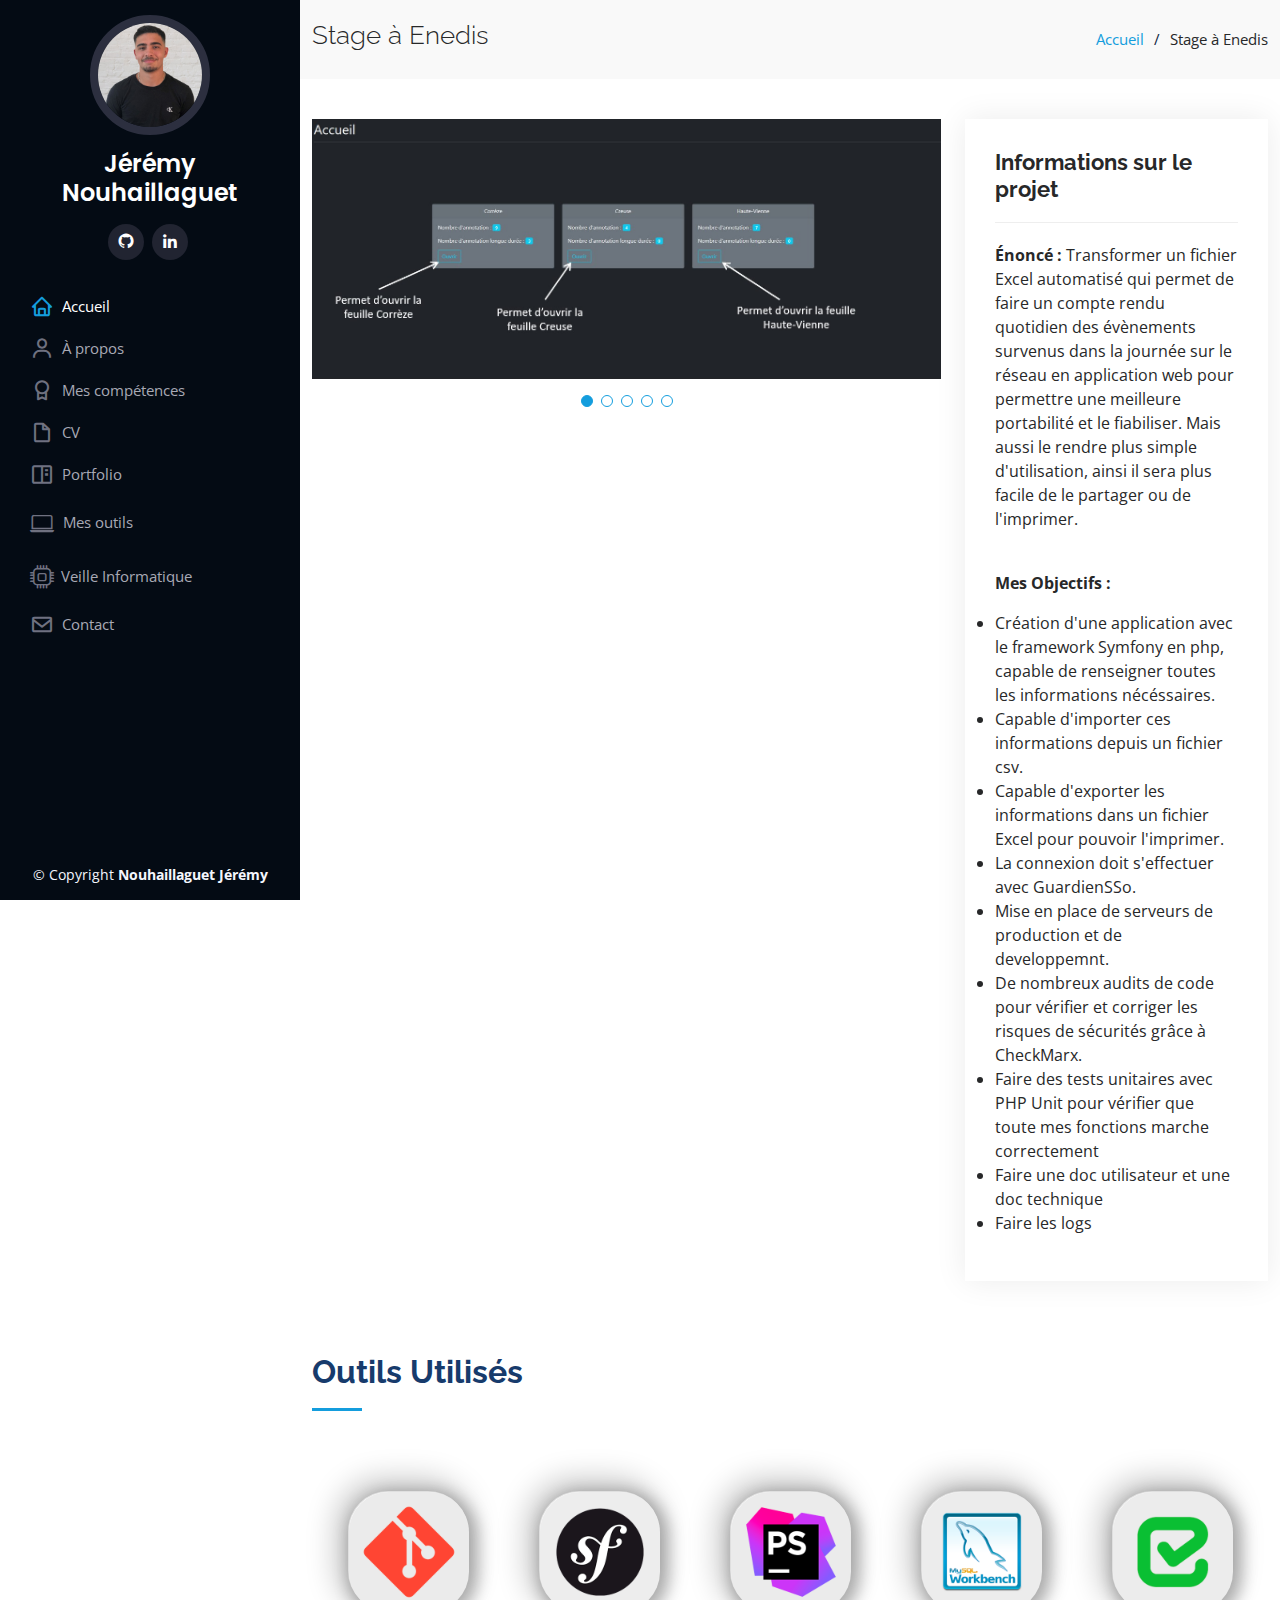
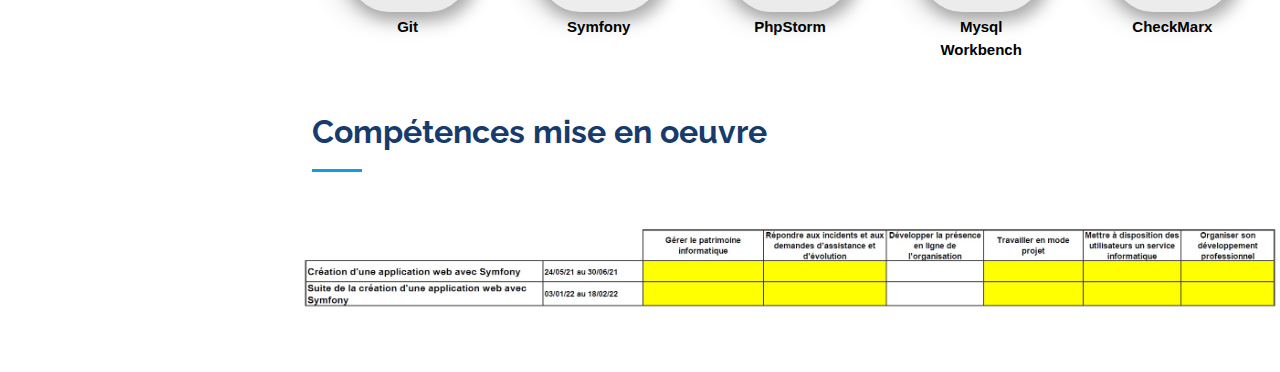
<file: portfolio-Stage.html>
<!DOCTYPE html>
<html lang="fr">

<head>
  <meta charset="utf-8">
  <meta content="width=device-width, initial-scale=1.0" name="viewport">

  <title>Nouhaillaguet Jérémy</title>
  <meta content="" name="description">
  <meta content="" name="keywords">

  <!-- Favicons -->
  <link href="assets/img/favicon.png" rel="icon">

  <!-- Google Fonts -->
  <link href="https://fonts.googleapis.com/css?family=Open+Sans:300,300i,400,400i,600,600i,700,700i|Raleway:300,300i,400,400i,500,500i,600,600i,700,700i|Poppins:300,300i,400,400i,500,500i,600,600i,700,700i" rel="stylesheet">

  <!-- CSS -->
  <link href="assets/vendor/aos/aos.css" rel="stylesheet">
  <link href="assets/vendor/bootstrap/css/bootstrap.min.css" rel="stylesheet">
  <link href="assets/vendor/bootstrap-icons/bootstrap-icons.css" rel="stylesheet">
  <link href="assets/vendor/boxicons/css/boxicons.min.css" rel="stylesheet">
  <link href="assets/vendor/glightbox/css/glightbox.min.css" rel="stylesheet">
  <link href="assets/vendor/swiper/swiper-bundle.min.css" rel="stylesheet">
  <link href="assets/css/style.css" rel="stylesheet">

</head>

<body>

  <!-- ======= Bouton navigation mobile ======= -->
  <i class="bi bi-list mobile-nav-toggle d-xl-none"></i>

  <!-- ======= Header ======= -->
  <header id="header">
    <div class="d-flex flex-column">

      <div class="profile">
        <img src="assets/img/profile-img.jpg" alt="" class="img-fluid rounded-circle">
        <h1 class="text-light"><a href="index.html"><center>Jérémy</center> Nouhaillaguet</a></h1>
        <div class="social-links mt-3 text-center">
          <a href="https://github.com/JeremyNght" class="github" target="_blank"><i class="bx bxl-github"></i></a>
          <a href="https://www.linkedin.com/in/jérémy-nouhaillaguet/" class="linkedin" target="_blank"><i class="bx bxl-linkedin"></i></a>
        </div>
      </div>

      <nav id="navbar" class="nav-menu navbar">
        <ul>
          <li><a href="index.html#hero" class="nav-link scrollto active"><i class="bx bx-home"></i> <span>Accueil</span></a></li>
          <li><a href="index.html#about" class="nav-link scrollto"><i class="bx bx-user"></i> <span>À propos</span></a></li>
          <li><a href="index.html#skills" class="nav-link scrollto"><i class="bx bx-award"></i> <span>Mes compétences</span></a></li>
          <li><a href="index.html#resume" class="nav-link scrollto"><i class="bx bx-file-blank"></i> <span>CV</span></a></li>
          <li><a href="index.html#portfolio" class="nav-link scrollto"><i class="bx bx-book-content"></i> <span>Portfolio</span></a></li>
          <li><a href="index.html#logiciel" class="nav-link scrollto"><i class="bi bi-laptop"></i> <span>Mes outils</span></a></li>
          <li><a href="index.html#veille" class="nav-link scrollto"><i class="bi bi-cpu"></i> <span>Veille Informatique</span></a></li>
          <li><a href="index.html#contact" class="nav-link scrollto"><i class="bx bx-envelope"></i> <span>Contact</span></a></li>
        </ul>
      </nav>

    </div>
  </header>
  <!-- End Header -->

  <main id="main">

    <!-- ======= Top ======= -->
    <section id="breadcrumbs" class="breadcrumbs">
      <div class="container">

        <div class="d-flex justify-content-between align-items-center">
          <h2>Stage à Enedis</h2>
          <ol>
            <li><a href="index.html#portfolio">Accueil</a></li>
            <li>Stage à Enedis</li>
          </ol>
        </div>

      </div>
    </section>
    <!-- End Top -->

    <!-- ======= Portfolio Details Section ======= -->
    <section id="portfolio-details" class="portfolio-details">
      <div class="container">

        <div class="row gy-4">

          <div class="col-lg-8">
            <div class="portfolio-details-slider swiper">
              <div class="swiper-wrapper align-items-center">

                <div class="swiper-slide">
                  <img src="assets/img/portfolio/Stage/Accueil.jpg" alt="">
                </div>

                <div class="swiper-slide">
                  <img src="assets/img/portfolio/Stage/Annotation.jpg" alt="">
                </div>

                <div class="swiper-slide">
                  <img src="assets/img/portfolio/Stage/AnnotationLongueDuree.jpg" alt="">
                </div>

                <div class="swiper-slide">
                  <img src="assets/img/portfolio/Stage/Annotations.jpg" alt="">
                </div>

                <div class="swiper-slide">
                  <img src="assets/img/portfolio/Stage/Import.jpg" alt="">
                </div>

              </div>
              <div class="swiper-pagination"></div>
            </div>
          </div>

          <div class="col-lg-4">
            <div class="portfolio-info">
              <h3>Informations sur le projet</h3>
              <p><strong>Énoncé : </strong>Transformer un fichier Excel automatisé qui permet de faire un compte rendu quotidien des évènements survenus
                dans la journée sur le réseau en application web pour permettre une meilleure portabilité et le fiabiliser. Mais aussi le rendre plus simple d'utilisation,
                ainsi il sera plus facile de le partager ou de l'imprimer. </p>
              <br>
              <p><strong>Mes Objectifs : </strong>
                <li>Création d'une application avec le framework Symfony en php, capable de renseigner toutes les informations nécéssaires.</li>
              <li>Capable d'importer ces informations depuis un fichier csv. </li>
              <li>Capable d'exporter les informations dans un fichier Excel pour pouvoir l'imprimer. </li>
              <li>La connexion doit s'effectuer avec GuardienSSo. </li>
              <li>Mise en place de serveurs de production et de developpemnt. </li>
              <li>De nombreux audits de code pour vérifier et corriger les risques de sécurités grâce à CheckMarx. </li>
              <li>Faire des tests unitaires avec PHP Unit pour vérifier que toute mes fonctions marche correctement</li>
              <li>Faire une doc utilisateur et une doc technique</li>
              <li>Faire les logs</li></p>
            </div>
          </div>
        </div>

        <br><br><br>

        <div class="section-title">
          <h2>Outils Utilisés</h2>
        </div>

        <div class="card-list">

          <div class="card 1">
            <div class="card_image">
              <img src="assets/img/Logiciel/Git.png" />
            </div>
            <div class="card_title title-black">
              <p>Git</p>
            </div>
          </div>

          <div class="card 2">
            <div class="card_image">
              <img src="assets/img/Logiciel/Symfony.png" />
            </div>
            <div class="card_title title-black">
              <p>Symfony</p>
            </div>
          </div>

          <div class="card 3">
            <div class="card_image">
              <img src="assets/img/Logiciel/PS.png" />
            </div>
            <div class="card_title title-black">
              <p>PhpStorm</p>
            </div>
          </div>

        <div class="card 4">
          <div class="card_image">
            <img src="assets/img/Logiciel/WMySql.png" />
          </div>
          <div class="card_title title-black">
            <p>Mysql Workbench</p>
          </div>
        </div>

        <div class="card 5">
          <div class="card_image">
            <img src="assets/img/Logiciel/Checkmarx.png" />
          </div>
          <div class="card_title title-black">
            <p>CheckMarx</p>
          </div>
        </div>
      </div>


        <br><br><br>
        <div class="section-title">
          <h2>Compétences mise en oeuvre</h2>
        </div>

      </div>

      <center><img class="imgsize" src="assets/img/portfolio/Stage/Competences.jpg"></center>
    </section>
    <!-- End Section Détails du portefeuille -->

  </main>
  <!-- End main -->

  <!-- ======= Footer ======= -->
  <footer id="footer">
    <div class="container">
      <div class="copyright">
        &copy; Copyright <strong><span>Nouhaillaguet Jérémy</span></strong>
      </div>
    </div>
  </footer>
  <!-- End Footer -->

  <a href="#" class="back-to-top d-flex align-items-center justify-content-center"><i class="bi bi-arrow-up-short"></i></a>

  <!-- JS -->
  <script src="assets/vendor/purecounter/purecounter.js"></script>
  <script src="assets/vendor/aos/aos.js"></script>
  <script src="assets/vendor/bootstrap/js/bootstrap.bundle.min.js"></script>
  <script src="assets/vendor/glightbox/js/glightbox.min.js"></script>
  <script src="assets/vendor/isotope-layout/isotope.pkgd.min.js"></script>
  <script src="assets/vendor/swiper/swiper-bundle.min.js"></script>
  <script src="assets/vendor/typed.js/typed.min.js"></script>
  <script src="assets/vendor/waypoints/noframework.waypoints.js"></script>
  <script src="assets/vendor/php-email-form/validate.js"></script>
  <script src="assets/js/main.js"></script>

</body>

</html>
</file>
<file: assets/css/style.css>
/*--------------------------------------------------------------
# Generale
--------------------------------------------------------------*/
body {
  font-family: "Open Sans", sans-serif;
  color: #272829;
}

a {
  color: #149ddd;
  text-decoration: none;
}

a:hover {
  color: #37b3ed;
  text-decoration: none;
}

h1, h2, h3, h4, h5, h6 {
  font-family: "Raleway", sans-serif;
}
/*--------------------------------------------------------------
# Scrollbar
--------------------------------------------------------------*/

/* width */
::-webkit-scrollbar {
  width: 7px;
}

/* Handle */
::-webkit-scrollbar-thumb {
  background: #0F9DDD;
  border-radius: 20px;
}

/*--------------------------------------------------------------
# Btn Retour en haut de la page
--------------------------------------------------------------*/
.back-to-top {
  position: fixed;
  visibility: hidden;
  opacity: 0;
  right: 15px;
  bottom: 15px;
  z-index: 996;
  background: #149ddd;
  width: 40px;
  height: 40px;
  border-radius: 50px;
  transition: all 0.4s;
}
.back-to-top i {
  font-size: 28px;
  color: #fff;
  line-height: 0;
}
.back-to-top:hover {
  background: #2eafec;
  color: #fff;
}
.back-to-top.active {
  visibility: visible;
  opacity: 1;
}

/*--------------------------------------------------------------
# Entête
--------------------------------------------------------------*/
#header {
  position: fixed;
  top: 0;
  left: 0;
  bottom: 0;
  width: 300px;
  transition: all ease-in-out 0.5s;
  z-index: 9997;
  transition: all 0.5s;
  padding: 0 15px;
  background: #040b14;
  overflow-y: auto;
}
#header .profile img {
  margin: 15px auto;
  display: block;
  width: 120px;
  border: 8px solid #2c2f3f;
}
#header .profile h1 {
  font-size: 24px;
  margin: 0;
  padding: 0;
  font-weight: 600;
  -moz-text-align-last: center;
  text-align-last: center;
  font-family: "Poppins", sans-serif;
}
#header .profile h1 a, #header .profile h1 a:hover {
  color: #fff;
  text-decoration: none;
}
#header .profile .social-links a {
  font-size: 18px;
  display: inline-block;
  background: #212431;
  color: #fff;
  line-height: 1;
  padding: 8px 0;
  margin-right: 4px;
  border-radius: 50%;
  text-align: center;
  width: 36px;
  height: 36px;
  transition: 0.3s;
}
#header .profile .social-links a:hover {
  background: #149ddd;
  color: #fff;
  text-decoration: none;
}

#main {
  margin-left: 300px;
}

@media (max-width: 1199px) {
  #header {
    left: -300px;
  }

  #main {
    margin-left: 0;
  }
}
/*--------------------------------------------------------------
# Menu de navigation
--------------------------------------------------------------*/
/* Desktop Navigation */
.nav-menu {
  padding: 30px 0 0 0;
}
.nav-menu * {
  margin: 0;
  padding: 0;
  list-style: none;
}
.nav-menu > ul > li {
  position: relative;
  white-space: nowrap;
}
.nav-menu a, .nav-menu a:focus {
  display: flex;
  align-items: center;
  color: #a8a9b4;
  padding: 5px 15px;
  margin-bottom: 8px;
  transition: 0.3s;
  font-size: 15px;
}
.nav-menu a i, .nav-menu a:focus i {
  font-size: 24px;
  padding-right: 8px;
  color: #6f7180;
}
.nav-menu a:hover, .nav-menu .active, .nav-menu .active:focus, .nav-menu li:hover > a {
  text-decoration: none;
  color: #fff;
}
.nav-menu a:hover i, .nav-menu .active i, .nav-menu .active:focus i, .nav-menu li:hover > a i {
  color: #149ddd;
}

/* Mobile Navigation */
.mobile-nav-toggle {
  position: fixed;
  right: 15px;
  top: 15px;
  z-index: 9998;
  border: 0;
  font-size: 24px;
  transition: all 0.4s;
  outline: none !important;
  background-color: #149ddd;
  color: #fff;
  width: 40px;
  height: 40px;
  display: inline-flex;
  align-items: center;
  justify-content: center;
  line-height: 0;
  border-radius: 50px;
  cursor: pointer;
}

.mobile-nav-active {
  overflow: hidden;
}
.mobile-nav-active #header {
  left: 0;
}

/*--------------------------------------------------------------
# Hero Section
--------------------------------------------------------------*/
#hero {
  width: 100%;
  height: 100vh;
  background: url("../img/hero-bg.jpg") top center;
  background-size: cover;
}
#hero:before {
  content: "";
  background: rgba(5, 13, 24, 0.3);
  position: absolute;
  bottom: 0;
  top: 0;
  left: 0;
  right: 0;
  z-index: 1;
}
#hero .hero-container {
  position: relative;
  z-index: 2;
  min-width: 300px;
}
#hero h1 {
  margin: 0 0 10px 0;
  font-size: 64px;
  font-weight: 700;
  line-height: 56px;
  color: #fff;
}
#hero p {
  color: #fff;
  margin-bottom: 50px;
  font-size: 26px;
  font-family: "Poppins", sans-serif;
}
#hero p span {
  color: #fff;
  padding-bottom: 4px;
  letter-spacing: 1px;
  border-bottom: 3px solid #149ddd;
}
@media (min-width: 1024px) {
  #hero {
    background-attachment: fixed;
  }
}
@media (max-width: 768px) {
  #hero h1 {
    font-size: 28px;
    line-height: 36px;
  }
  #hero h2 {
    font-size: 18px;
    line-height: 24px;
    margin-bottom: 30px;
  }
}

/*--------------------------------------------------------------
# Sections Général
--------------------------------------------------------------*/
section {
  padding: 60px 0;
  overflow: hidden;
}

.section-bg {
  background: #f5f8fd;
}

.section-title {
  padding-bottom: 30px;
}
.section-title h2 {
  font-size: 32px;
  font-weight: bold;
  margin-bottom: 20px;
  padding-bottom: 20px;
  position: relative;
  color: #173b6c;
}
.section-title h2::after {
  content: "";
  position: absolute;
  display: block;
  width: 50px;
  height: 3px;
  background: #149ddd;
  bottom: 0;
  left: 0;
}
.section-title p {
  margin-bottom: 0;
}

/*--------------------------------------------------------------
# About
--------------------------------------------------------------*/
.about .content h3 {
  font-weight: 700;
  font-size: 26px;
  color: #173b6c;
}
.about .content ul {
  list-style: none;
  padding: 0;
}
.about .content ul li {
  margin-bottom: 20px;
  display: flex;
  align-items: center;
}
.about .content ul strong {
  margin-right: 10px;
}
.about .content ul i {
  font-size: 16px;
  margin-right: 5px;
  color: #149ddd;
  line-height: 0;
}
.about .content p:last-child {
  margin-bottom: 0;
}

/*--------------------------------------------------------------
# Compétences
--------------------------------------------------------------*/
.skills .progress {
  height: 60px;
  display: block;
  background: none;
  border-radius: 0;
}
.skills .progress .skill {
  padding: 0;
  margin: 0 0 6px 0;
  text-transform: uppercase;
  display: block;
  font-weight: 600;
  font-family: "Poppins", sans-serif;
  color: #050d18;
}
.skills .progress .skill .val {
  float: right;
  font-style: normal;
}
.skills .progress-bar-wrap {
  background: #dce8f8;
  height: 10px;
}
.skills .progress-bar {
  width: 1px;
  height: 10px;
  transition: 0.9s;
  background-color: #149ddd;
}

/*--------------------------------------------------------------
# CV
--------------------------------------------------------------*/
.resume .resume-title {
  font-size: 26px;
  font-weight: 700;
  margin-top: 20px;
  margin-bottom: 20px;
  color: #050d18;
}
.resume .resume-item {
  padding: 0 0 20px 20px;
  margin-top: -2px;
  border-left: 2px solid #1f5297;
  position: relative;
}
.resume .resume-item h4 {
  line-height: 18px;
  font-size: 18px;
  font-weight: 600;
  text-transform: uppercase;
  font-family: "Poppins", sans-serif;
  color: #050d18;
  margin-bottom: 10px;
}
.resume .resume-item h5 {
  font-size: 16px;
  background: #e4edf9;
  padding: 5px 15px;
  display: inline-block;
  font-weight: 600;
  margin-bottom: 10px;
}
.resume .resume-item ul {
  padding-left: 20px;
}
.resume .resume-item ul li {
  padding-bottom: 10px;
}
.resume .resume-item:last-child {
  padding-bottom: 0;
}
.resume .resume-item::before {
  content: "";
  position: absolute;
  width: 16px;
  height: 16px;
  border-radius: 50px;
  left: -9px;
  top: 0;
  background: #fff;
  border: 2px solid #1f5297;
}

.btn {
  background: #149ddd;
  border: 0;
  padding: 10px 24px;
  color: #fff;
  transition: 0.4s;
  border-radius: 4px;
}
.btn:hover {
  background: #37b3ed;
}

/*--------------------------------------------------------------
# Portfolio
--------------------------------------------------------------*/

.portfolio .portfolio-item {
  margin-bottom: 30px;
}
.portfolio #portfolio-flters {
  padding: 0;
  margin: 0 auto 35px auto;
  list-style: none;
  text-align: center;
  background: #fff;
  border-radius: 50px;
  padding: 2px 15px;
}
.portfolio #portfolio-flters li {
  cursor: pointer;
  display: inline-block;
  padding: 10px 15px 8px 15px;
  font-size: 14px;
  font-weight: 600;
  line-height: 1;
  text-transform: uppercase;
  color: #272829;
  margin-bottom: 5px;
  transition: all 0.3s ease-in-out;
}
.portfolio #portfolio-flters li:hover, .portfolio #portfolio-flters li.filter-active {
  color: #149ddd;
}
.portfolio #portfolio-flters li:last-child {
  margin-right: 0;
}
.portfolio .portfolio-wrap {
  transition: 0.3s;
  position: relative;
  overflow: hidden;
  z-index: 1;
}
.portfolio .portfolio-wrap::before {
  content: "";
  background: rgba(255, 255, 255, 0.5);
  position: absolute;
  left: 0;
  right: 0;
  top: 0;
  bottom: 0;
  transition: all ease-in-out 0.3s;
  z-index: 2;
  opacity: 0;
}
.portfolio .portfolio-wrap .portfolio-links {
  opacity: 1;
  left: 0;
  right: 0;
  bottom: -60px;
  z-index: 3;
  position: absolute;
  transition: all ease-in-out 0.3s;
  display: flex;
  justify-content: center;
}
.portfolio .portfolio-wrap .portfolio-links a {
  color: #fff;
  font-size: 28px;
  text-align: center;
  background: rgba(20, 157, 221, 0.75);
  transition: 0.3s;
  width: 100%;
}
.portfolio .portfolio-wrap .portfolio-links a:hover {
  background: rgba(20, 157, 221, 0.95);
}
.portfolio .portfolio-wrap .portfolio-links a + a {
  border-left: 1px solid #37b3ed;
}
.portfolio .portfolio-wrap:hover::before {
  top: 0;
  left: 0;
  right: 0;
  bottom: 0;
  opacity: 1;
}
.portfolio .portfolio-wrap:hover .portfolio-links {
  opacity: 1;
  bottom: 0;
}

/*--------------------------------------------------------------
# Portfolio Détails
--------------------------------------------------------------*/
.portfolio-details {
  padding-top: 40px;
}
.portfolio-details .portfolio-details-slider img {
  width: 100%;
}
.portfolio-details .portfolio-details-slider .swiper-pagination {
  margin-top: 20px;
  position: relative;
}
.portfolio-details .portfolio-details-slider .swiper-pagination .swiper-pagination-bullet {
  width: 12px;
  height: 12px;
  background-color: #fff;
  opacity: 1;
  border: 1px solid #149ddd;
}
.portfolio-details .portfolio-details-slider .swiper-pagination .swiper-pagination-bullet-active {
  background-color: #149ddd;
}
.portfolio-details .portfolio-info {
  padding: 30px;
  box-shadow: 0 0 30px rgba(5, 13, 24, 0.08);
}
.portfolio-details .portfolio-info h3 {
  font-size: 22px;
  font-weight: 700;
  margin-bottom: 20px;
  padding-bottom: 20px;
  border-bottom: 1px solid #eee;
}
.portfolio-details .portfolio-info ul {
  list-style: none;
  padding: 0;
  font-size: 15px;
}
.portfolio-details .portfolio-info ul li + li {
  margin-top: 10px;
}
.portfolio-details .portfolio-description {
  padding-top: 30px;
}
.portfolio-details .portfolio-description h2 {
  font-size: 26px;
  font-weight: 700;
  margin-bottom: 20px;
}
.portfolio-details .portfolio-description p {
  padding: 0;
}

.imgsize {
  width: 100%;
}

/*--------------------------------------------------------------
# Mes Outils
--------------------------------------------------------------*/
.card-list {
  z-index: 0;
  width: 100%;
  display: flex;
  justify-content: space-around;
  flex-wrap: wrap;
}

.card {
  margin: 30px 20px;
  width: 120px;
  height: 120px;
  border-radius: 40px;
  box-shadow: 5px 5px 15px 5px rgba(0,0,0,0.25), -5px -5px 30px 7px rgba(0,0,0,0.22);
  cursor: auto;
  transition: 0.4s;
}

.card .card_image {
  width: inherit;
  height: inherit;
  border-radius: 40px;
}

.card .card_image img {
  width: inherit;
  height: inherit;
  border-radius: 40px;
  object-fit: cover;
}

.card .card_title {
  text-align: center;
  border-radius: 0px 0px 40px 40px;
  font-family: sans-serif;
  font-weight: bold;
  font-size: 15px;
  margin-top: 4px;
  height: 40px;
}

.card:hover {
  transform: scale(0.9, 0.9);
  box-shadow: 5px 5px 15px 5px rgba(0,0,0,0.25),
  -5px -5px 30px 15px rgba(0,0,0,0.22);
}

.title-black {
  color: black;
}

/*--------------------------------------------------------------
# Veilles Informatiques
--------------------------------------------------------------*/
:root {
  --surface-color: #fff;
  --curve: 40;
}
.cardss {
  display: grid;
  grid-template-columns: repeat(auto-fit, minmax(300px, 1fr));
  gap: 2rem;
  margin: 4rem 0vw;
  padding: 30px;
  list-style-type: none;
}
.cards {
  position: relative;
  display: block;
  height: 100%;
  width: 85%;
  border-radius: calc(var(--curve) * 1px);
  overflow: hidden;
  text-decoration: none;
}
.cards__image {
  width: 100%;
  height: auto;
}
.cards__overlay {
  position: absolute;
  bottom: 0;
  left: 0;
  right: 0;
  z-index: 1;
  border-radius: calc(var(--curve) * 1px);
  background-color: var(--surface-color);
  transform: translateY(100%);
  transition: 0.2s ease-in-out;
}
.cards:hover .cards__overlay {
  transform: translateY(0);
}
.cards__header {
  position: relative;
  display: flex;
  align-items: center;
  gap: 2em;
  padding: 2em;
  border-radius: calc(var(--curve) * 1px) 0 0 0;
  background-color: var(--surface-color);
  transform: translateY(-100%);
  transition: 0.2s ease-in-out;
}
.cards__arc {
  width: 80px;
  height: 80px;
  position: absolute;
  bottom: 100%;
  right: 0;
  z-index: 1;
}
.cards__arc path {
  fill: var(--surface-color);
  d: path("M 40 80 c 22 0 40 -22 40 -40 v 40 Z");
}
.cards:hover .cards__header {
  transform: translateY(0);
}
.cards__thumb {
  flex-shrink: 0;
  width: 50px;
  height: 50px;
  border-radius: 50%;
}
.cards__title {
  font-size: 1em;
  margin: 0 0 0.3em;
  color: #6a515e;
}

.cards__description {
  padding: 0 2em 2em;
  margin: 0;
  color: #252627;
  font-family: "MockFlowFont";
  display: -webkit-box;
  -webkit-box-orient: vertical;
  -webkit-line-clamp: 3;
  overflow: hidden;
}

/*--------------------------------------------------------------
# Contact
--------------------------------------------------------------*/
.contact {
  padding-bottom: 130px;
}

/*--------------------------------------------------------------
# Breadcrumbs
--------------------------------------------------------------*/
.breadcrumbs {
  padding: 20px 0;
  background: #f9f9f9;
}
.breadcrumbs h2 {
  font-size: 26px;
  font-weight: 300;
}
.breadcrumbs ol {
  display: flex;
  flex-wrap: wrap;
  list-style: none;
  padding: 0;
  margin: 0;
  font-size: 15px;
}
.breadcrumbs ol li + li {
  padding-left: 10px;
}
.breadcrumbs ol li + li::before {
  display: inline-block;
  padding-right: 10px;
  color: #0e2442;
  content: "/";
}
@media (max-width: 768px) {
  .breadcrumbs .d-flex {
    display: block !important;
  }
  .breadcrumbs ol {
    display: block;
  }
  .breadcrumbs ol li {
    display: inline-block;
  }
}

/*--------------------------------------------------------------
# Footer
--------------------------------------------------------------*/
#footer {
  padding: 15px;
  color: #f4f6fd;
  font-size: 14px;
  position: fixed;
  left: 0;
  bottom: 0;
  width: 300px;
  z-index: 9999;
  background: #040b14;
}
#footer .copyright {
  text-align: center;
}
#footer .credits {
  padding-top: 5px;
  text-align: center;
  font-size: 13px;
  color: #eaebf0;
}
@media (max-width: 1199px) {
  #footer {
    position: static;
    width: auto;
    padding-right: 20px 15px;
  }
}
</file>
